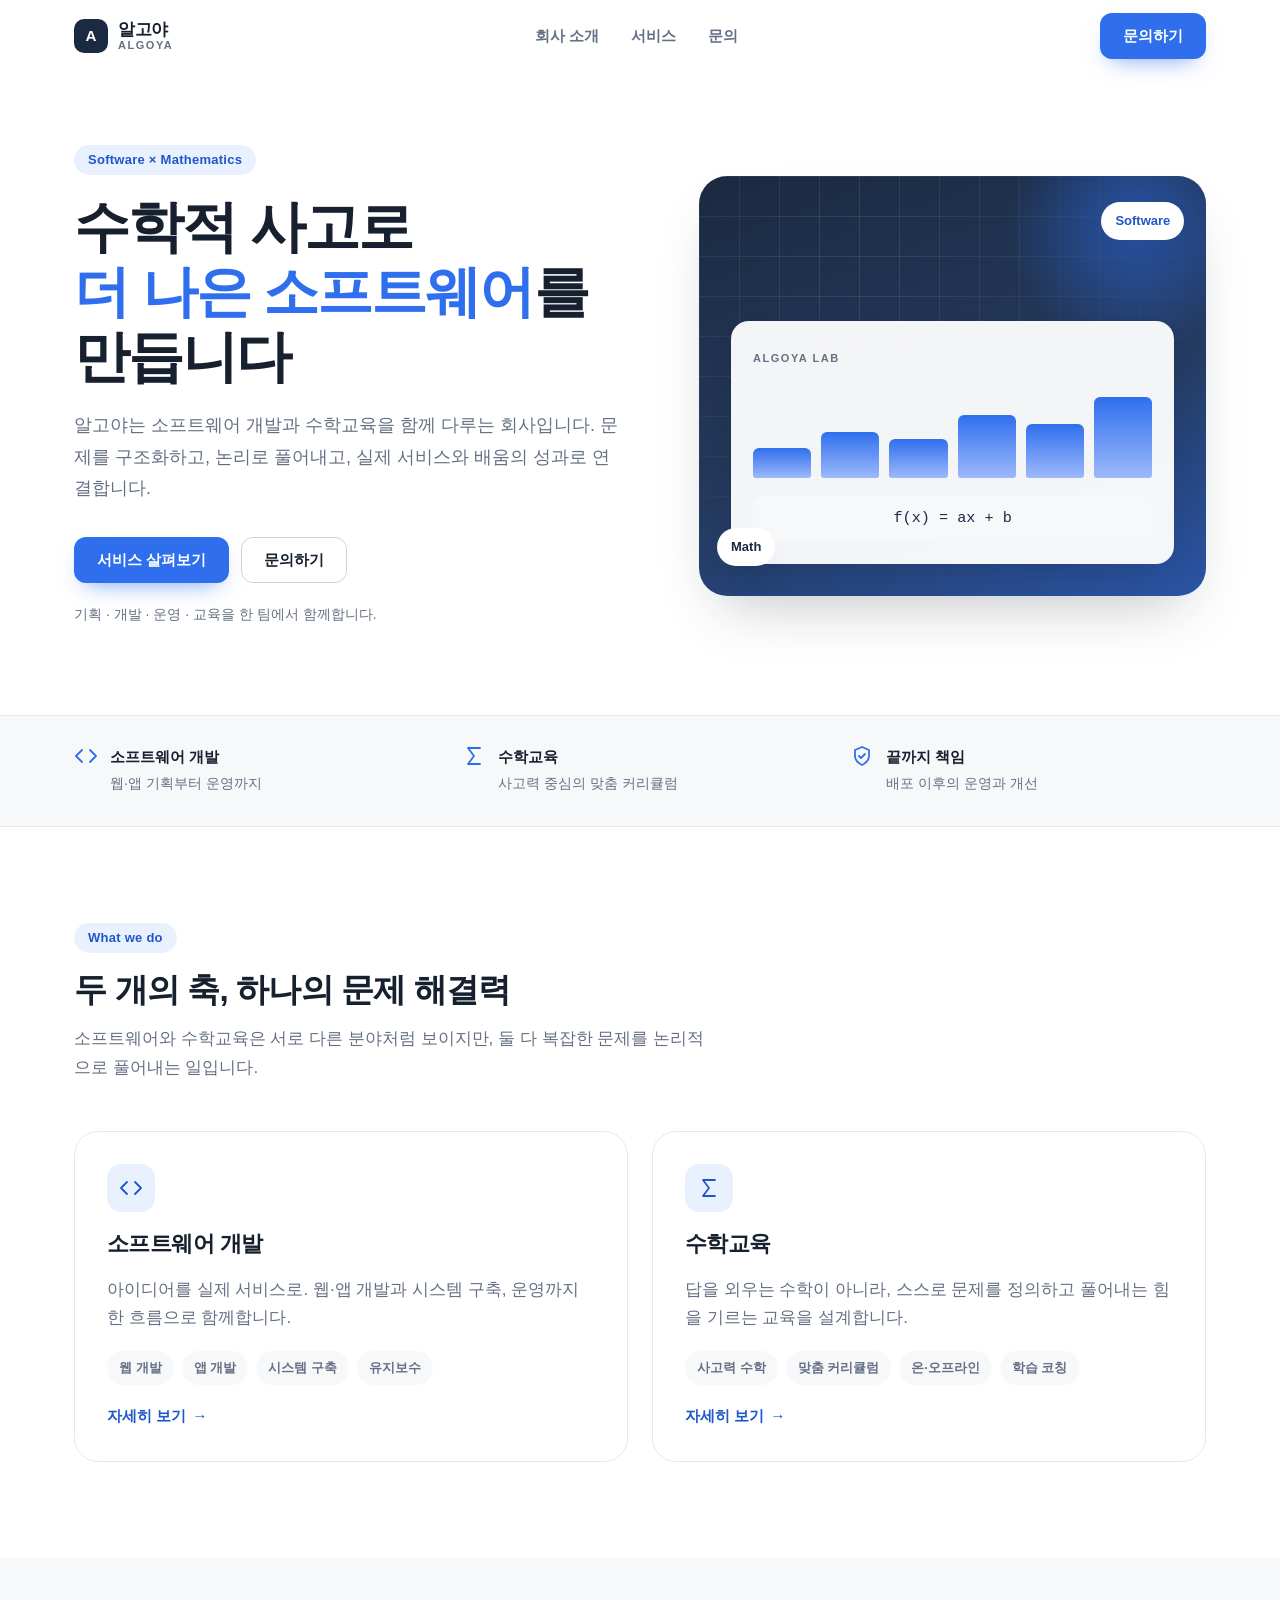
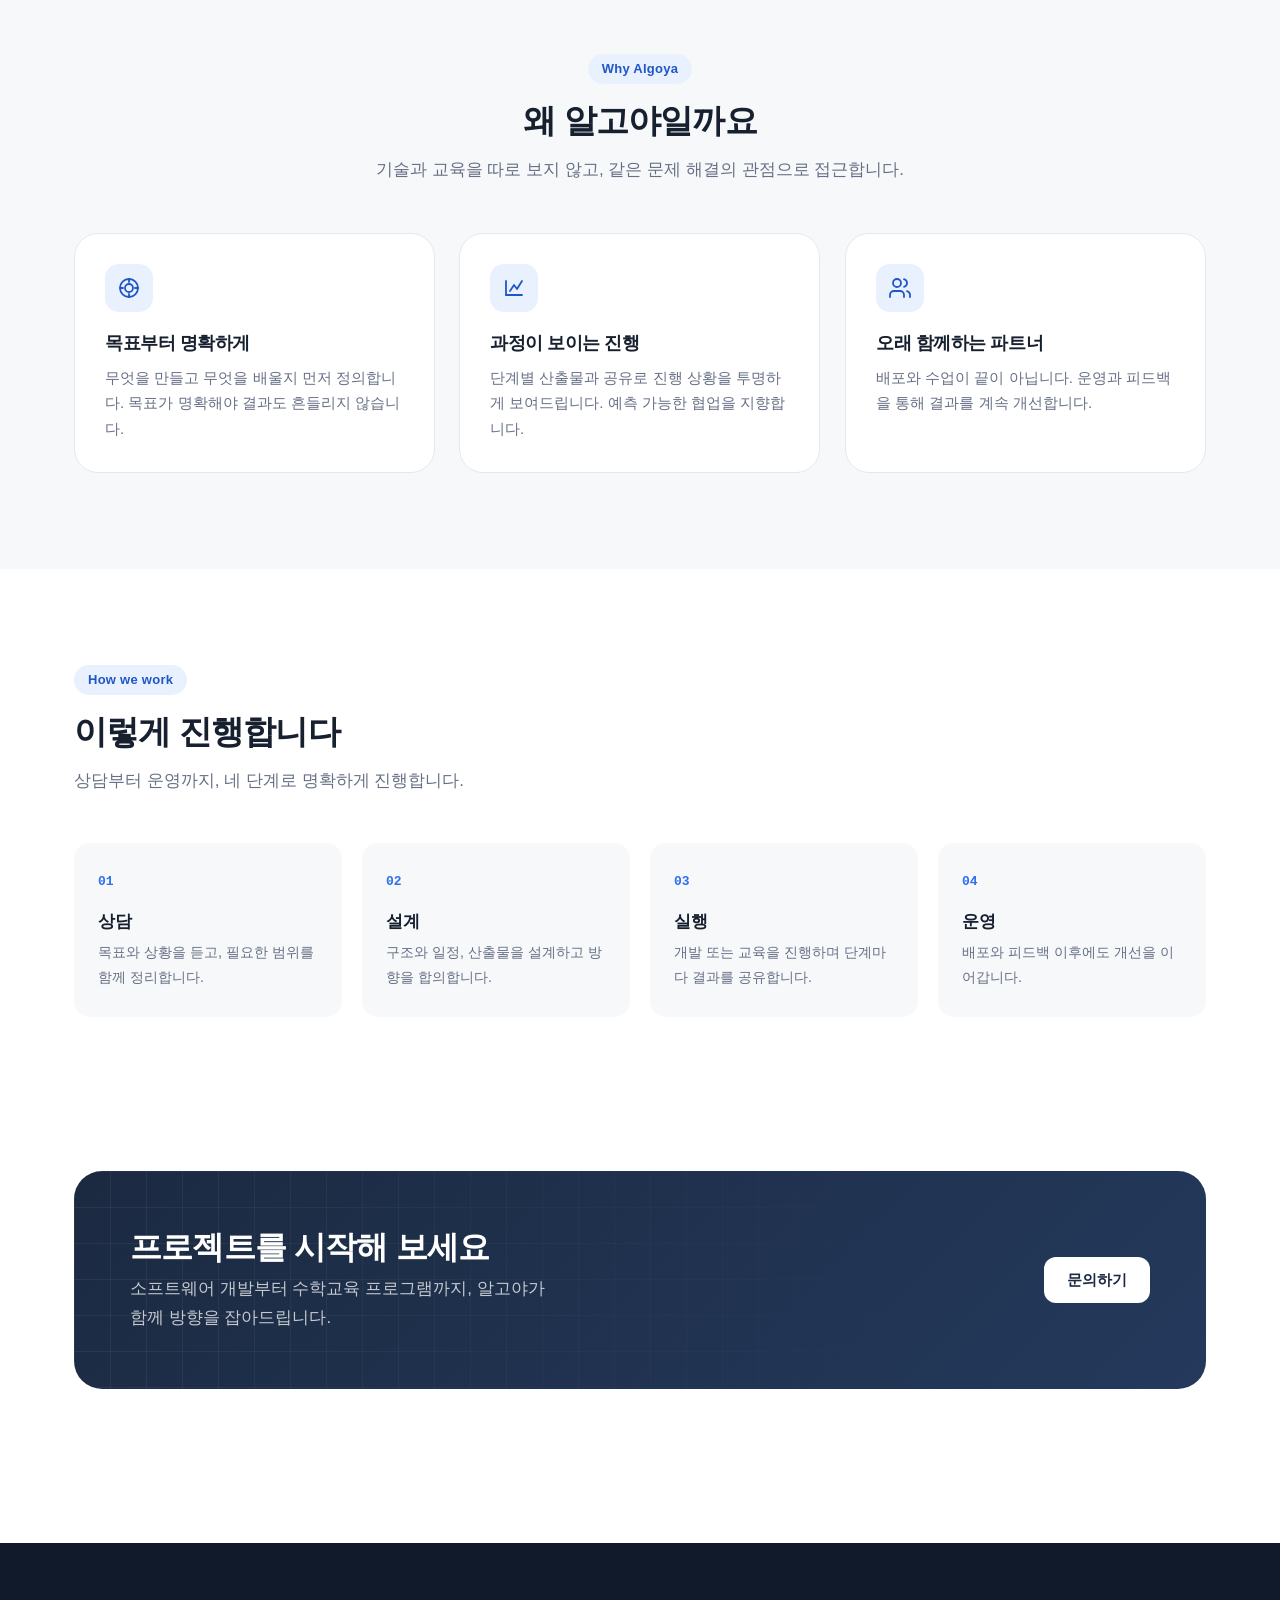
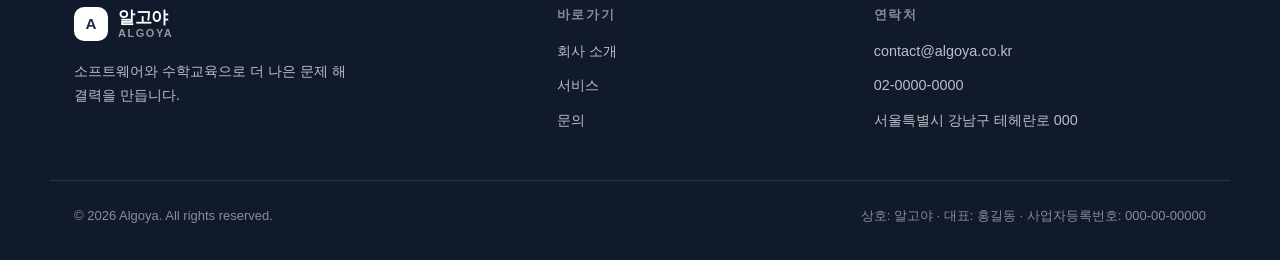
<file: index.html>
<!DOCTYPE html>
<html lang="ko">
<head>
  <meta charset="UTF-8">
  <meta name="viewport" content="width=device-width, initial-scale=1">
  <title>알고야 | 소프트웨어와 수학교육을 잇는 회사</title>
  <meta name="description" content="알고야는 소프트웨어 개발과 수학교육을 함께 다루는 회사입니다. 기획부터 개발·운영까지, 수학적 사고를 키우는 교육까지 제공합니다.">
  <meta name="theme-color" content="#1b2a41">
  <link rel="canonical" href="https://algoya.netlify.app/">
  <link rel="icon" href="assets/images/favicon.svg" type="image/svg+xml">

  <meta property="og:type" content="website">
  <meta property="og:site_name" content="알고야">
  <meta property="og:title" content="알고야 | 소프트웨어와 수학교육을 잇는 회사">
  <meta property="og:description" content="소프트웨어 개발과 수학교육을 함께 다루는 회사, 알고야. 문제를 구조화하고 논리로 풀어냅니다.">
  <meta property="og:url" content="https://algoya.netlify.app/">
  <meta property="og:image" content="https://algoya.netlify.app/assets/images/og-image.png">
  <meta name="twitter:card" content="summary_large_image">

  <link rel="stylesheet" href="assets/css/base.css">
  <link rel="stylesheet" href="assets/css/layout.css">
  <script>document.documentElement.classList.add("js");</script>
</head>
<body>
  <a class="skip-link" href="#main">본문으로 바로가기</a>

  <header class="site-header" data-header>
    <div class="container header-inner">
      <a class="brand" href="index.html" aria-label="알고야 홈">
        <span class="brand-mark" aria-hidden="true">A</span>
        <span class="brand-text">
          <span class="brand-name">알고야</span>
          <span class="brand-sub">Algoya</span>
        </span>
      </a>

      <nav class="nav" id="site-nav" data-nav aria-label="주요 메뉴">
        <ul>
          <li><a href="about.html">회사 소개</a></li>
          <li><a href="services.html">서비스</a></li>
          <li><a href="contact.html">문의</a></li>
          <li class="nav-cta"><a class="btn btn--primary" href="contact.html">프로젝트 문의</a></li>
        </ul>
      </nav>

      <div class="header-actions">
        <a class="btn btn--primary header-cta" href="contact.html">문의하기</a>
        <button class="nav-toggle" type="button" data-nav-toggle aria-expanded="false"
          aria-controls="site-nav" aria-label="메뉴 열기">
          <span class="nav-toggle-lines" aria-hidden="true"></span>
        </button>
      </div>
    </div>
  </header>

  <main id="main">
    <!-- Hero -->
    <section class="hero">
      <div class="container hero-inner">
        <div class="hero-copy reveal">
          <span class="eyebrow">Software × Mathematics</span>
          <h1>수학적 사고로<br><span class="text-accent">더 나은 소프트웨어</span>를 만듭니다</h1>
          <p class="lead">알고야는 소프트웨어 개발과 수학교육을 함께 다루는 회사입니다. 문제를 구조화하고, 논리로 풀어내고, 실제 서비스와 배움의 성과로 연결합니다.</p>
          <div class="hero-actions">
            <a class="btn btn--primary" href="services.html">서비스 살펴보기</a>
            <a class="btn btn--ghost" href="contact.html">문의하기</a>
          </div>
          <p class="hero-note">기획 · 개발 · 운영 · 교육을 한 팀에서 함께합니다.</p>
        </div>

        <div class="hero-visual reveal" aria-hidden="true">
          <span class="visual-chip visual-chip--one">Software</span>
          <span class="visual-chip visual-chip--two">Math</span>
          <div class="visual-card">
            <span class="visual-label">Algoya Lab</span>
            <div class="visual-bars">
              <span></span><span></span><span></span><span></span><span></span><span></span>
            </div>
            <div class="visual-formula">f(x) = ax + b</div>
          </div>
        </div>
      </div>
    </section>

    <!-- Trust strip -->
    <section class="trust-strip" aria-label="알고야의 핵심 역량">
      <div class="container">
        <ul class="trust-list">
          <li class="trust-item">
            <svg class="icon" viewBox="0 0 24 24" aria-hidden="true" focusable="false">
              <polyline points="16 18 22 12 16 6"></polyline>
              <polyline points="8 6 2 12 8 18"></polyline>
            </svg>
            <div>
              <strong>소프트웨어 개발</strong>
              <span>웹·앱 기획부터 운영까지</span>
            </div>
          </li>
          <li class="trust-item">
            <svg class="icon" viewBox="0 0 24 24" aria-hidden="true" focusable="false">
              <path d="M18 4H6l6 8-6 8h12"></path>
            </svg>
            <div>
              <strong>수학교육</strong>
              <span>사고력 중심의 맞춤 커리큘럼</span>
            </div>
          </li>
          <li class="trust-item">
            <svg class="icon" viewBox="0 0 24 24" aria-hidden="true" focusable="false">
              <path d="M12 3l7 3v6c0 4-3 7-7 9-4-2-7-5-7-9V6l7-3z"></path>
              <path d="M9 12l2 2 4-4"></path>
            </svg>
            <div>
              <strong>끝까지 책임</strong>
              <span>배포 이후의 운영과 개선</span>
            </div>
          </li>
        </ul>
      </div>
    </section>

    <!-- Services -->
    <section class="section">
      <div class="container">
        <div class="section-head reveal">
          <span class="eyebrow">What we do</span>
          <h2>두 개의 축, 하나의 문제 해결력</h2>
          <p>소프트웨어와 수학교육은 서로 다른 분야처럼 보이지만, 둘 다 복잡한 문제를 논리적으로 풀어내는 일입니다.</p>
        </div>

        <div class="card-grid">
          <article class="service-card reveal">
            <span class="service-icon">
              <svg class="icon" viewBox="0 0 24 24" aria-hidden="true" focusable="false">
                <polyline points="16 18 22 12 16 6"></polyline>
                <polyline points="8 6 2 12 8 18"></polyline>
              </svg>
            </span>
            <h3>소프트웨어 개발</h3>
            <p>아이디어를 실제 서비스로. 웹·앱 개발과 시스템 구축, 운영까지 한 흐름으로 함께합니다.</p>
            <ul class="tag-list">
              <li class="tag">웹 개발</li>
              <li class="tag">앱 개발</li>
              <li class="tag">시스템 구축</li>
              <li class="tag">유지보수</li>
            </ul>
            <a class="text-link" href="services.html#software">자세히 보기 <span aria-hidden="true">→</span></a>
          </article>

          <article class="service-card reveal">
            <span class="service-icon">
              <svg class="icon" viewBox="0 0 24 24" aria-hidden="true" focusable="false">
                <path d="M18 4H6l6 8-6 8h12"></path>
              </svg>
            </span>
            <h3>수학교육</h3>
            <p>답을 외우는 수학이 아니라, 스스로 문제를 정의하고 풀어내는 힘을 기르는 교육을 설계합니다.</p>
            <ul class="tag-list">
              <li class="tag">사고력 수학</li>
              <li class="tag">맞춤 커리큘럼</li>
              <li class="tag">온·오프라인</li>
              <li class="tag">학습 코칭</li>
            </ul>
            <a class="text-link" href="services.html#education">자세히 보기 <span aria-hidden="true">→</span></a>
          </article>
        </div>
      </div>
    </section>

    <!-- Why Algoya -->
    <section class="section section--surface">
      <div class="container">
        <div class="section-head section-head--center reveal">
          <span class="eyebrow">Why Algoya</span>
          <h2>왜 알고야일까요</h2>
          <p>기술과 교육을 따로 보지 않고, 같은 문제 해결의 관점으로 접근합니다.</p>
        </div>

        <div class="feature-grid">
          <article class="feature-card reveal">
            <span class="feature-icon">
              <svg class="icon" viewBox="0 0 24 24" aria-hidden="true" focusable="false">
                <circle cx="12" cy="12" r="9"></circle>
                <circle cx="12" cy="12" r="4"></circle>
                <path d="M12 3v3M12 18v3M3 12h3M18 12h3"></path>
              </svg>
            </span>
            <h3>목표부터 명확하게</h3>
            <p>무엇을 만들고 무엇을 배울지 먼저 정의합니다. 목표가 명확해야 결과도 흔들리지 않습니다.</p>
          </article>

          <article class="feature-card reveal">
            <span class="feature-icon">
              <svg class="icon" viewBox="0 0 24 24" aria-hidden="true" focusable="false">
                <path d="M4 19V5"></path>
                <path d="M4 19h16"></path>
                <path d="M8 15l4-6 3 4 5-8"></path>
              </svg>
            </span>
            <h3>과정이 보이는 진행</h3>
            <p>단계별 산출물과 공유로 진행 상황을 투명하게 보여드립니다. 예측 가능한 협업을 지향합니다.</p>
          </article>

          <article class="feature-card reveal">
            <span class="feature-icon">
              <svg class="icon" viewBox="0 0 24 24" aria-hidden="true" focusable="false">
                <path d="M16 21v-2a4 4 0 0 0-4-4H6a4 4 0 0 0-4 4v2"></path>
                <circle cx="9" cy="7" r="4"></circle>
                <path d="M22 21v-2a4 4 0 0 0-3-3.87"></path>
                <path d="M16 3.13a4 4 0 0 1 0 7.75"></path>
              </svg>
            </span>
            <h3>오래 함께하는 파트너</h3>
            <p>배포와 수업이 끝이 아닙니다. 운영과 피드백을 통해 결과를 계속 개선합니다.</p>
          </article>
        </div>
      </div>
    </section>

    <!-- Process -->
    <section class="section">
      <div class="container">
        <div class="section-head reveal">
          <span class="eyebrow">How we work</span>
          <h2>이렇게 진행합니다</h2>
          <p>상담부터 운영까지, 네 단계로 명확하게 진행합니다.</p>
        </div>

        <ol class="process">
          <li class="process-step reveal">
            <h3>상담</h3>
            <p>목표와 상황을 듣고, 필요한 범위를 함께 정리합니다.</p>
          </li>
          <li class="process-step reveal">
            <h3>설계</h3>
            <p>구조와 일정, 산출물을 설계하고 방향을 합의합니다.</p>
          </li>
          <li class="process-step reveal">
            <h3>실행</h3>
            <p>개발 또는 교육을 진행하며 단계마다 결과를 공유합니다.</p>
          </li>
          <li class="process-step reveal">
            <h3>운영</h3>
            <p>배포와 피드백 이후에도 개선을 이어갑니다.</p>
          </li>
        </ol>
      </div>
    </section>

    <!-- CTA -->
    <section class="section section--tight">
      <div class="container">
        <div class="cta-panel reveal">
          <div>
            <h2>프로젝트를 시작해 보세요</h2>
            <p>소프트웨어 개발부터 수학교육 프로그램까지, 알고야가 함께 방향을 잡아드립니다.</p>
          </div>
          <a class="btn btn--inverse" href="contact.html">문의하기</a>
        </div>
      </div>
    </section>
  </main>

  <footer class="site-footer">
    <div class="container footer-grid">
      <div class="footer-brand">
        <a class="brand" href="index.html" aria-label="알고야 홈">
          <span class="brand-mark" aria-hidden="true">A</span>
          <span class="brand-text">
            <span class="brand-name">알고야</span>
            <span class="brand-sub">Algoya</span>
          </span>
        </a>
        <p>소프트웨어와 수학교육으로 더 나은 문제 해결력을 만듭니다.</p>
      </div>

      <nav class="footer-col" aria-label="바로가기">
        <h2 class="footer-title">바로가기</h2>
        <ul>
          <li><a href="about.html">회사 소개</a></li>
          <li><a href="services.html">서비스</a></li>
          <li><a href="contact.html">문의</a></li>
        </ul>
      </nav>

      <div class="footer-col">
        <h2 class="footer-title">연락처</h2>
        <ul>
          <li><a href="mailto:contact@algoya.co.kr">contact@algoya.co.kr</a></li>
          <li><a href="tel:+820200000000">02-0000-0000</a></li>
          <li>서울특별시 강남구 테헤란로 000</li>
        </ul>
      </div>
    </div>

    <div class="container footer-bottom">
      <p>© <span data-year>2026</span> Algoya. All rights reserved.</p>
      <!-- TODO: 실제 회사 정보로 교체 -->
      <p>상호: 알고야 · 대표: 홍길동 · 사업자등록번호: 000-00-00000</p>
    </div>
  </footer>

  <script src="assets/js/main.js" defer></script>
</body>
</html>
</file>
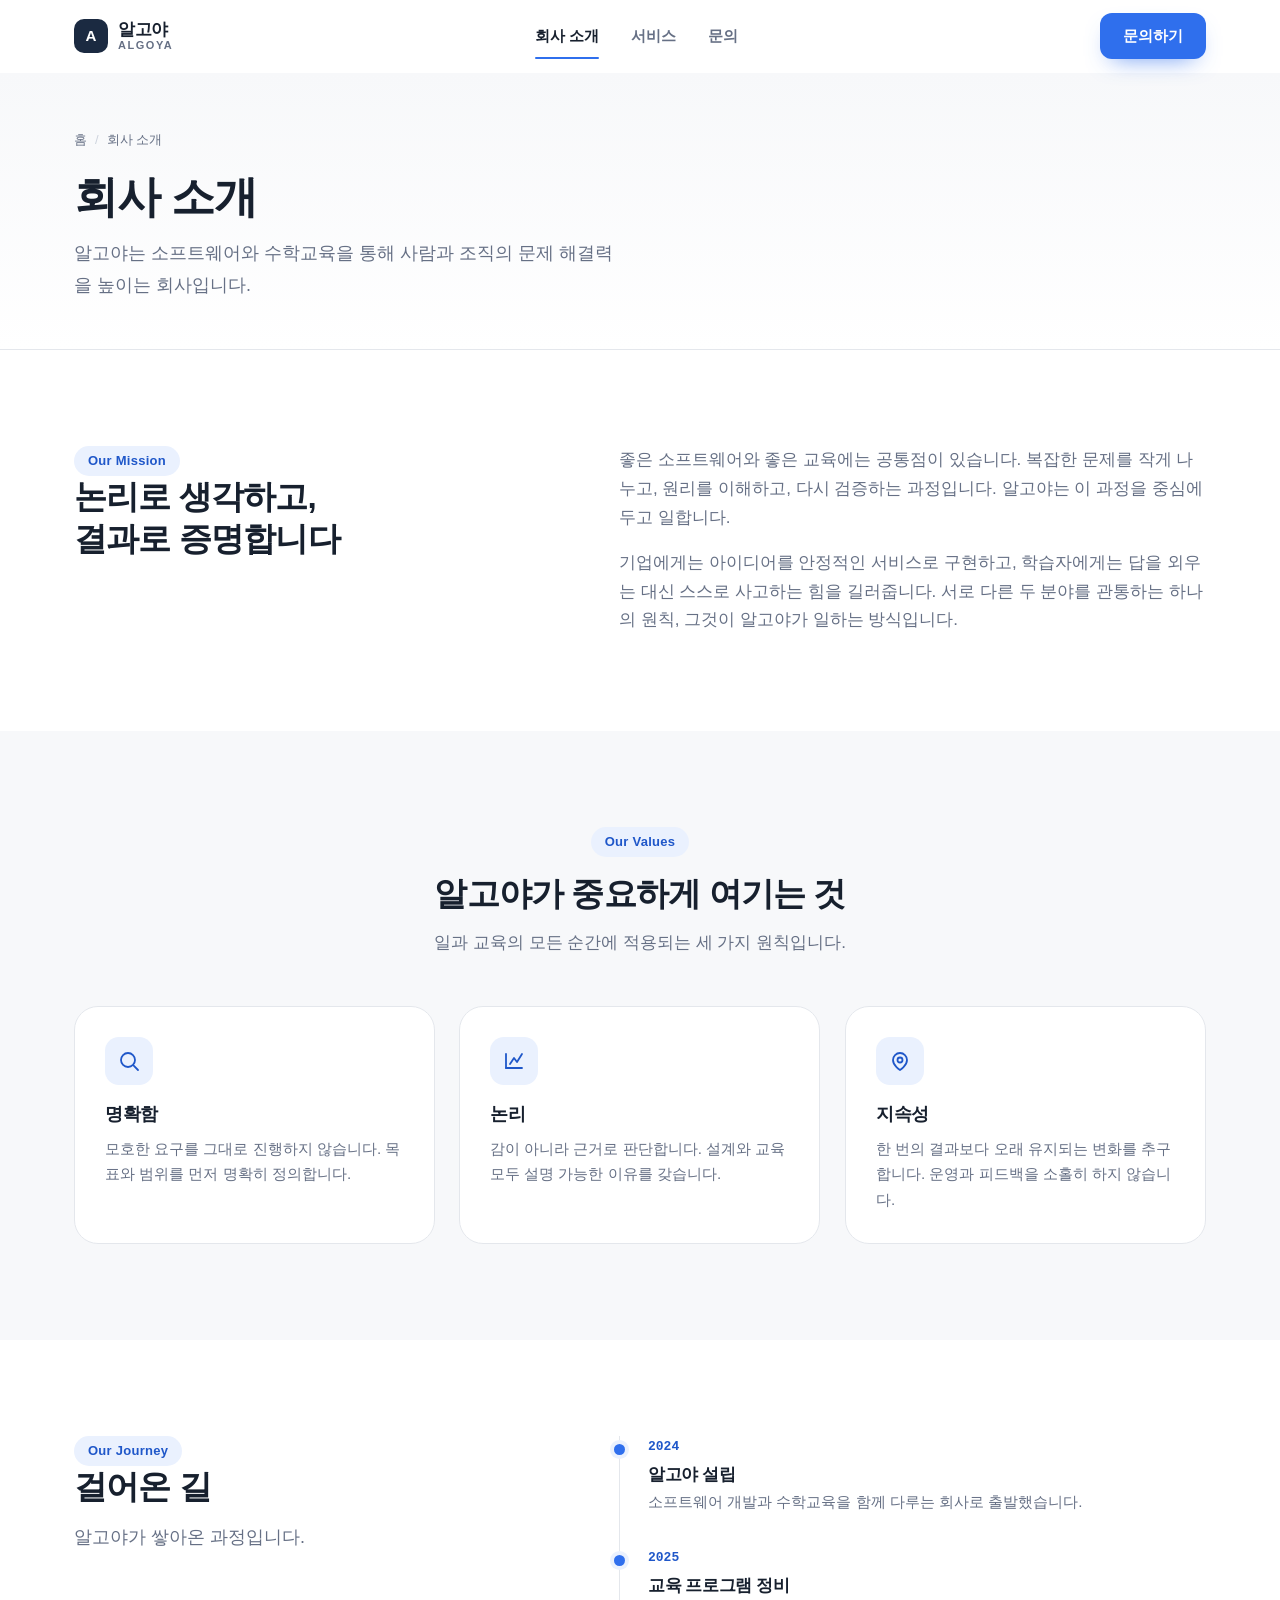
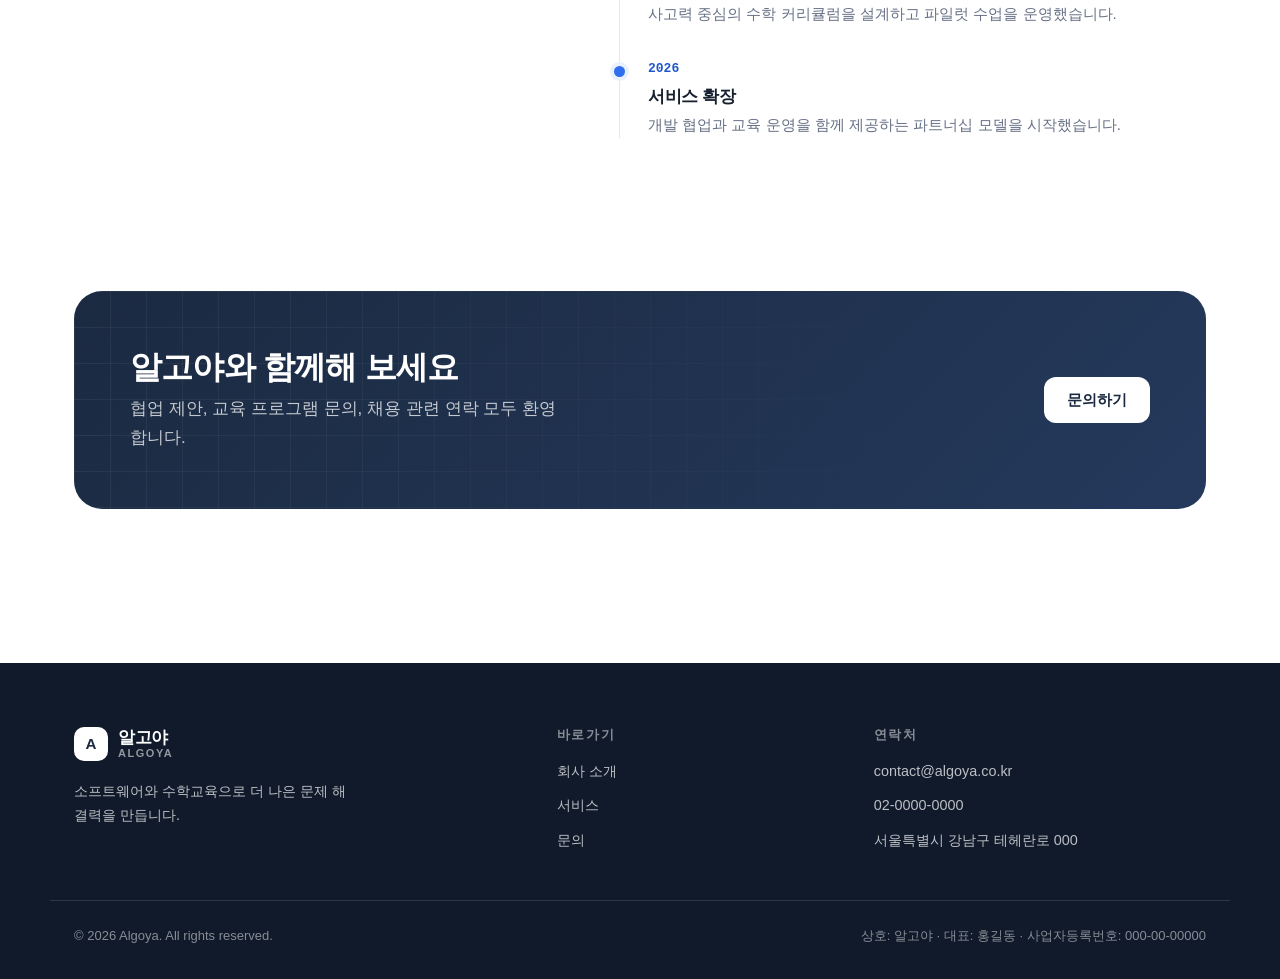
<file: about.html>
<!DOCTYPE html>
<html lang="ko">
<head>
  <meta charset="UTF-8">
  <meta name="viewport" content="width=device-width, initial-scale=1">
  <title>회사 소개 | 알고야</title>
  <meta name="description" content="소프트웨어와 수학교육을 잇는 회사 알고야를 소개합니다. 우리의 미션, 가치, 그리고 걸어온 길을 확인하세요.">
  <meta name="theme-color" content="#1b2a41">
  <link rel="canonical" href="https://algoya.netlify.app/about.html">
  <link rel="icon" href="assets/images/favicon.svg" type="image/svg+xml">

  <meta property="og:type" content="website">
  <meta property="og:site_name" content="알고야">
  <meta property="og:title" content="회사 소개 | 알고야">
  <meta property="og:description" content="소프트웨어와 수학교육을 잇는 회사, 알고야의 미션과 가치를 소개합니다.">
  <meta property="og:url" content="https://algoya.netlify.app/about.html">
  <meta property="og:image" content="https://algoya.netlify.app/assets/images/og-image.png">
  <meta name="twitter:card" content="summary_large_image">

  <link rel="stylesheet" href="assets/css/base.css">
  <link rel="stylesheet" href="assets/css/layout.css">
  <script>document.documentElement.classList.add("js");</script>
</head>
<body>
  <a class="skip-link" href="#main">본문으로 바로가기</a>

  <header class="site-header" data-header>
    <div class="container header-inner">
      <a class="brand" href="index.html" aria-label="알고야 홈">
        <span class="brand-mark" aria-hidden="true">A</span>
        <span class="brand-text">
          <span class="brand-name">알고야</span>
          <span class="brand-sub">Algoya</span>
        </span>
      </a>

      <nav class="nav" id="site-nav" data-nav aria-label="주요 메뉴">
        <ul>
          <li><a href="about.html">회사 소개</a></li>
          <li><a href="services.html">서비스</a></li>
          <li><a href="contact.html">문의</a></li>
          <li class="nav-cta"><a class="btn btn--primary" href="contact.html">프로젝트 문의</a></li>
        </ul>
      </nav>

      <div class="header-actions">
        <a class="btn btn--primary header-cta" href="contact.html">문의하기</a>
        <button class="nav-toggle" type="button" data-nav-toggle aria-expanded="false"
          aria-controls="site-nav" aria-label="메뉴 열기">
          <span class="nav-toggle-lines" aria-hidden="true"></span>
        </button>
      </div>
    </div>
  </header>

  <main id="main">
    <section class="page-hero">
      <div class="container">
        <nav class="breadcrumb" aria-label="현재 위치">
          <ol>
            <li><a href="index.html">홈</a></li>
            <li aria-current="page">회사 소개</li>
          </ol>
        </nav>
        <h1>회사 소개</h1>
        <p class="lead">알고야는 소프트웨어와 수학교육을 통해 사람과 조직의 문제 해결력을 높이는 회사입니다.</p>
      </div>
    </section>

    <!-- Mission -->
    <section class="section">
      <div class="container split">
        <div class="reveal">
          <span class="eyebrow">Our Mission</span>
          <h2>논리로 생각하고,<br>결과로 증명합니다</h2>
        </div>
        <div class="split-body reveal">
          <p>좋은 소프트웨어와 좋은 교육에는 공통점이 있습니다. 복잡한 문제를 작게 나누고, 원리를 이해하고, 다시 검증하는 과정입니다. 알고야는 이 과정을 중심에 두고 일합니다.</p>
          <p>기업에게는 아이디어를 안정적인 서비스로 구현하고, 학습자에게는 답을 외우는 대신 스스로 사고하는 힘을 길러줍니다. 서로 다른 두 분야를 관통하는 하나의 원칙, 그것이 알고야가 일하는 방식입니다.</p>
        </div>
      </div>
    </section>

    <!-- Values -->
    <section class="section section--surface">
      <div class="container">
        <div class="section-head section-head--center reveal">
          <span class="eyebrow">Our Values</span>
          <h2>알고야가 중요하게 여기는 것</h2>
          <p>일과 교육의 모든 순간에 적용되는 세 가지 원칙입니다.</p>
        </div>

        <div class="value-grid">
          <article class="value-card reveal">
            <span class="feature-icon">
              <svg class="icon" viewBox="0 0 24 24" aria-hidden="true" focusable="false">
                <circle cx="11" cy="11" r="7"></circle>
                <path d="M21 21l-4.3-4.3"></path>
              </svg>
            </span>
            <h3>명확함</h3>
            <p>모호한 요구를 그대로 진행하지 않습니다. 목표와 범위를 먼저 명확히 정의합니다.</p>
          </article>

          <article class="value-card reveal">
            <span class="feature-icon">
              <svg class="icon" viewBox="0 0 24 24" aria-hidden="true" focusable="false">
                <path d="M4 19V5"></path>
                <path d="M4 19h16"></path>
                <path d="M8 15l4-6 3 4 5-8"></path>
              </svg>
            </span>
            <h3>논리</h3>
            <p>감이 아니라 근거로 판단합니다. 설계와 교육 모두 설명 가능한 이유를 갖습니다.</p>
          </article>

          <article class="value-card reveal">
            <span class="feature-icon">
              <svg class="icon" viewBox="0 0 24 24" aria-hidden="true" focusable="false">
                <path d="M12 21s-7-4.35-7-10a7 7 0 0 1 14 0c0 5.65-7 10-7 10z"></path>
                <circle cx="12" cy="11" r="2.5"></circle>
              </svg>
            </span>
            <h3>지속성</h3>
            <p>한 번의 결과보다 오래 유지되는 변화를 추구합니다. 운영과 피드백을 소홀히 하지 않습니다.</p>
          </article>
        </div>
      </div>
    </section>

    <!-- Timeline -->
    <section class="section">
      <div class="container split">
        <div class="reveal">
          <span class="eyebrow">Our Journey</span>
          <h2>걸어온 길</h2>
          <p class="lead">알고야가 쌓아온 과정입니다.</p>
        </div>
        <div class="reveal">
          <ol class="timeline">
            <li class="timeline-item">
              <span class="timeline-year">2024</span>
              <h3>알고야 설립</h3>
              <p>소프트웨어 개발과 수학교육을 함께 다루는 회사로 출발했습니다.</p>
            </li>
            <li class="timeline-item">
              <span class="timeline-year">2025</span>
              <h3>교육 프로그램 정비</h3>
              <p>사고력 중심의 수학 커리큘럼을 설계하고 파일럿 수업을 운영했습니다.</p>
            </li>
            <li class="timeline-item">
              <span class="timeline-year">2026</span>
              <h3>서비스 확장</h3>
              <p>개발 협업과 교육 운영을 함께 제공하는 파트너십 모델을 시작했습니다.</p>
            </li>
          </ol>
        </div>
      </div>
    </section>

    <!-- CTA -->
    <section class="section section--tight">
      <div class="container">
        <div class="cta-panel reveal">
          <div>
            <h2>알고야와 함께해 보세요</h2>
            <p>협업 제안, 교육 프로그램 문의, 채용 관련 연락 모두 환영합니다.</p>
          </div>
          <a class="btn btn--inverse" href="contact.html">문의하기</a>
        </div>
      </div>
    </section>
  </main>

  <footer class="site-footer">
    <div class="container footer-grid">
      <div class="footer-brand">
        <a class="brand" href="index.html" aria-label="알고야 홈">
          <span class="brand-mark" aria-hidden="true">A</span>
          <span class="brand-text">
            <span class="brand-name">알고야</span>
            <span class="brand-sub">Algoya</span>
          </span>
        </a>
        <p>소프트웨어와 수학교육으로 더 나은 문제 해결력을 만듭니다.</p>
      </div>

      <nav class="footer-col" aria-label="바로가기">
        <h2 class="footer-title">바로가기</h2>
        <ul>
          <li><a href="about.html">회사 소개</a></li>
          <li><a href="services.html">서비스</a></li>
          <li><a href="contact.html">문의</a></li>
        </ul>
      </nav>

      <div class="footer-col">
        <h2 class="footer-title">연락처</h2>
        <ul>
          <li><a href="mailto:contact@algoya.co.kr">contact@algoya.co.kr</a></li>
          <li><a href="tel:+820200000000">02-0000-0000</a></li>
          <li>서울특별시 강남구 테헤란로 000</li>
        </ul>
      </div>
    </div>

    <div class="container footer-bottom">
      <p>© <span data-year>2026</span> Algoya. All rights reserved.</p>
      <p>상호: 알고야 · 대표: 홍길동 · 사업자등록번호: 000-00-00000</p>
    </div>
  </footer>

  <script src="assets/js/main.js" defer></script>
</body>
</html>
</file>
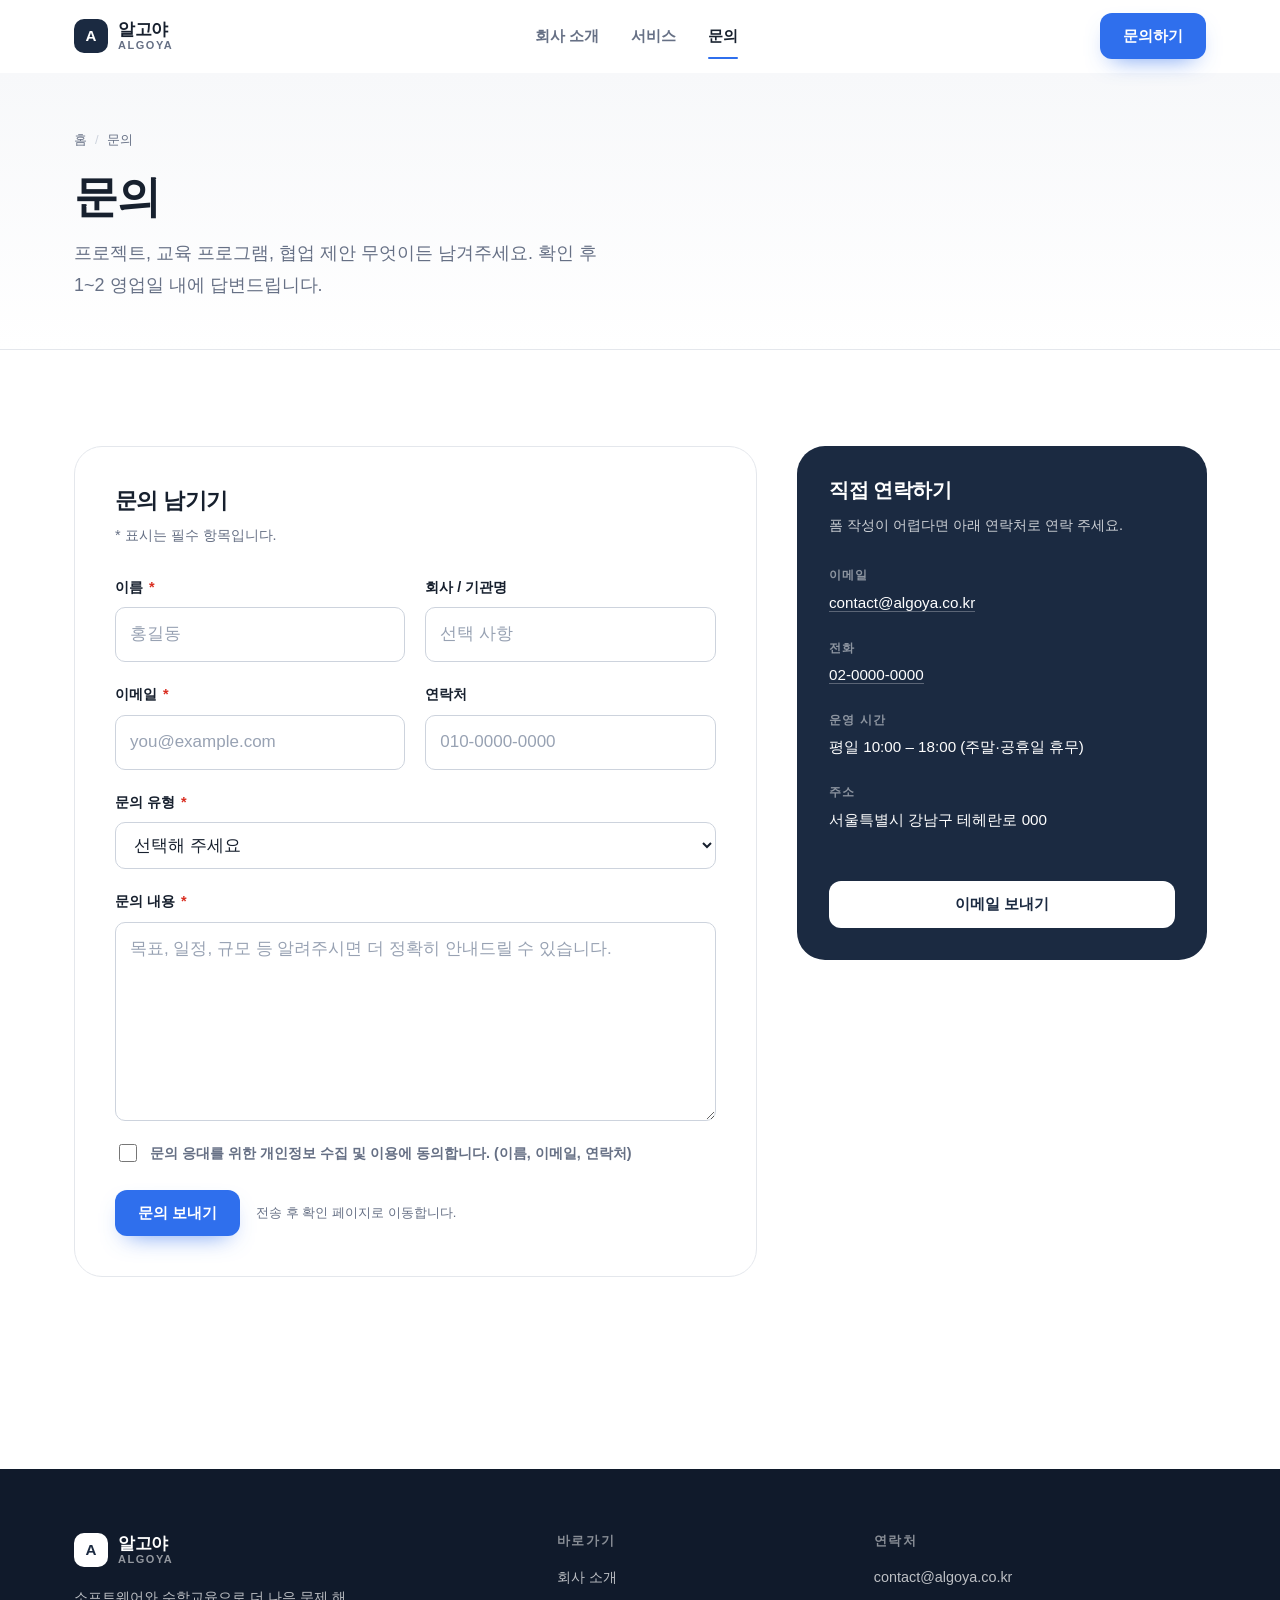
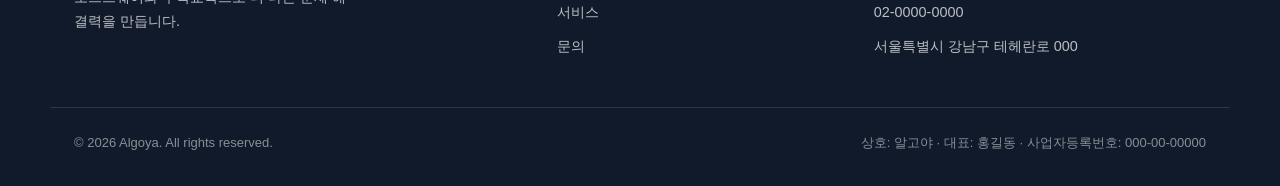
<file: contact.html>
<!DOCTYPE html>
<html lang="ko">
<head>
  <meta charset="UTF-8">
  <meta name="viewport" content="width=device-width, initial-scale=1">
  <title>문의 | 알고야</title>
  <meta name="description" content="소프트웨어 개발, 수학교육, 협업 제안 등 알고야에 문의하세요. 남겨주신 내용을 확인 후 빠르게 답변드립니다.">
  <meta name="theme-color" content="#1b2a41">
  <link rel="canonical" href="https://algoya.netlify.app/contact.html">
  <link rel="icon" href="assets/images/favicon.svg" type="image/svg+xml">

  <meta property="og:type" content="website">
  <meta property="og:site_name" content="알고야">
  <meta property="og:title" content="문의 | 알고야">
  <meta property="og:description" content="소프트웨어 개발과 수학교육에 대해 알고야에 문의하세요.">
  <meta property="og:url" content="https://algoya.netlify.app/contact.html">
  <meta property="og:image" content="https://algoya.netlify.app/assets/images/og-image.png">
  <meta name="twitter:card" content="summary_large_image">

  <link rel="stylesheet" href="assets/css/base.css">
  <link rel="stylesheet" href="assets/css/layout.css">
  <script>document.documentElement.classList.add("js");</script>
</head>
<body>
  <a class="skip-link" href="#main">본문으로 바로가기</a>

  <header class="site-header" data-header>
    <div class="container header-inner">
      <a class="brand" href="index.html" aria-label="알고야 홈">
        <span class="brand-mark" aria-hidden="true">A</span>
        <span class="brand-text">
          <span class="brand-name">알고야</span>
          <span class="brand-sub">Algoya</span>
        </span>
      </a>

      <nav class="nav" id="site-nav" data-nav aria-label="주요 메뉴">
        <ul>
          <li><a href="about.html">회사 소개</a></li>
          <li><a href="services.html">서비스</a></li>
          <li><a href="contact.html">문의</a></li>
          <li class="nav-cta"><a class="btn btn--primary" href="contact.html">프로젝트 문의</a></li>
        </ul>
      </nav>

      <div class="header-actions">
        <a class="btn btn--primary header-cta" href="contact.html">문의하기</a>
        <button class="nav-toggle" type="button" data-nav-toggle aria-expanded="false"
          aria-controls="site-nav" aria-label="메뉴 열기">
          <span class="nav-toggle-lines" aria-hidden="true"></span>
        </button>
      </div>
    </div>
  </header>

  <main id="main">
    <section class="page-hero">
      <div class="container">
        <nav class="breadcrumb" aria-label="현재 위치">
          <ol>
            <li><a href="index.html">홈</a></li>
            <li aria-current="page">문의</li>
          </ol>
        </nav>
        <h1>문의</h1>
        <p class="lead">프로젝트, 교육 프로그램, 협업 제안 무엇이든 남겨주세요. 확인 후 1~2 영업일 내에 답변드립니다.</p>
      </div>
    </section>

    <section class="section">
      <div class="container contact-layout">
        <div class="form-card reveal">
          <h2>문의 남기기</h2>
          <p><span class="required" aria-hidden="true">*</span> 표시는 필수 항목입니다.</p>

          <form class="contact-form" name="contact" method="POST" action="/thanks.html"
            data-netlify="true" netlify-honeypot="bot-field" data-contact-form>
            <input type="hidden" name="form-name" value="contact">

            <p class="hidden-honeypot" aria-hidden="true">
              <label>이 필드는 비워두세요. <input name="bot-field" tabindex="-1" autocomplete="off"></label>
            </p>

            <div class="form-grid">
              <div class="field">
                <label for="name">이름 <span class="required" aria-hidden="true">*</span></label>
                <input type="text" id="name" name="name" autocomplete="name" placeholder="홍길동" required>
              </div>

              <div class="field">
                <label for="organization">회사 / 기관명</label>
                <input type="text" id="organization" name="organization" autocomplete="organization"
                  placeholder="선택 사항">
              </div>

              <div class="field">
                <label for="email">이메일 <span class="required" aria-hidden="true">*</span></label>
                <input type="email" id="email" name="email" autocomplete="email"
                  placeholder="you@example.com" required>
              </div>

              <div class="field">
                <label for="phone">연락처</label>
                <input type="tel" id="phone" name="phone" autocomplete="tel"
                  placeholder="010-0000-0000">
              </div>

              <div class="field field--full">
                <label for="topic">문의 유형 <span class="required" aria-hidden="true">*</span></label>
                <select id="topic" name="topic" required>
                  <option value="">선택해 주세요</option>
                  <option value="software">소프트웨어 개발</option>
                  <option value="education">수학교육</option>
                  <option value="partnership">협업 / 제휴</option>
                  <option value="etc">기타</option>
                </select>
              </div>

              <div class="field field--full">
                <label for="message">문의 내용 <span class="required" aria-hidden="true">*</span></label>
                <textarea id="message" name="message" rows="6"
                  placeholder="목표, 일정, 규모 등 알려주시면 더 정확히 안내드릴 수 있습니다." required></textarea>
              </div>

              <div class="field field--full">
                <label class="checkbox">
                  <input type="checkbox" name="privacy" value="agreed" required>
                  <span>문의 응대를 위한 개인정보 수집 및 이용에 동의합니다. (이름, 이메일, 연락처)</span>
                </label>
              </div>
            </div>

            <div class="form-footer">
              <button class="btn btn--primary" type="submit">문의 보내기</button>
              <span class="form-note">전송 후 확인 페이지로 이동합니다.</span>
            </div>
          </form>
        </div>

        <aside class="contact-panel reveal" aria-label="연락처 정보">
          <h2>직접 연락하기</h2>
          <p>폼 작성이 어렵다면 아래 연락처로 연락 주세요.</p>

          <dl class="contact-list">
            <div>
              <dt>이메일</dt>
              <dd><a href="mailto:contact@algoya.co.kr">contact@algoya.co.kr</a></dd>
            </div>
            <div>
              <dt>전화</dt>
              <dd><a href="tel:+820200000000">02-0000-0000</a></dd>
            </div>
            <div>
              <dt>운영 시간</dt>
              <dd>평일 10:00 – 18:00 (주말·공휴일 휴무)</dd>
            </div>
            <div>
              <dt>주소</dt>
              <dd>서울특별시 강남구 테헤란로 000</dd>
            </div>
          </dl>

          <a class="btn btn--inverse btn--block" href="mailto:contact@algoya.co.kr">이메일 보내기</a>
        </aside>
      </div>
    </section>
  </main>

  <footer class="site-footer">
    <div class="container footer-grid">
      <div class="footer-brand">
        <a class="brand" href="index.html" aria-label="알고야 홈">
          <span class="brand-mark" aria-hidden="true">A</span>
          <span class="brand-text">
            <span class="brand-name">알고야</span>
            <span class="brand-sub">Algoya</span>
          </span>
        </a>
        <p>소프트웨어와 수학교육으로 더 나은 문제 해결력을 만듭니다.</p>
      </div>

      <nav class="footer-col" aria-label="바로가기">
        <h2 class="footer-title">바로가기</h2>
        <ul>
          <li><a href="about.html">회사 소개</a></li>
          <li><a href="services.html">서비스</a></li>
          <li><a href="contact.html">문의</a></li>
        </ul>
      </nav>

      <div class="footer-col">
        <h2 class="footer-title">연락처</h2>
        <ul>
          <li><a href="mailto:contact@algoya.co.kr">contact@algoya.co.kr</a></li>
          <li><a href="tel:+820200000000">02-0000-0000</a></li>
          <li>서울특별시 강남구 테헤란로 000</li>
        </ul>
      </div>
    </div>

    <div class="container footer-bottom">
      <p>© <span data-year>2026</span> Algoya. All rights reserved.</p>
      <p>상호: 알고야 · 대표: 홍길동 · 사업자등록번호: 000-00-00000</p>
    </div>
  </footer>

  <script src="assets/js/main.js" defer></script>
</body>
</html>
</file>
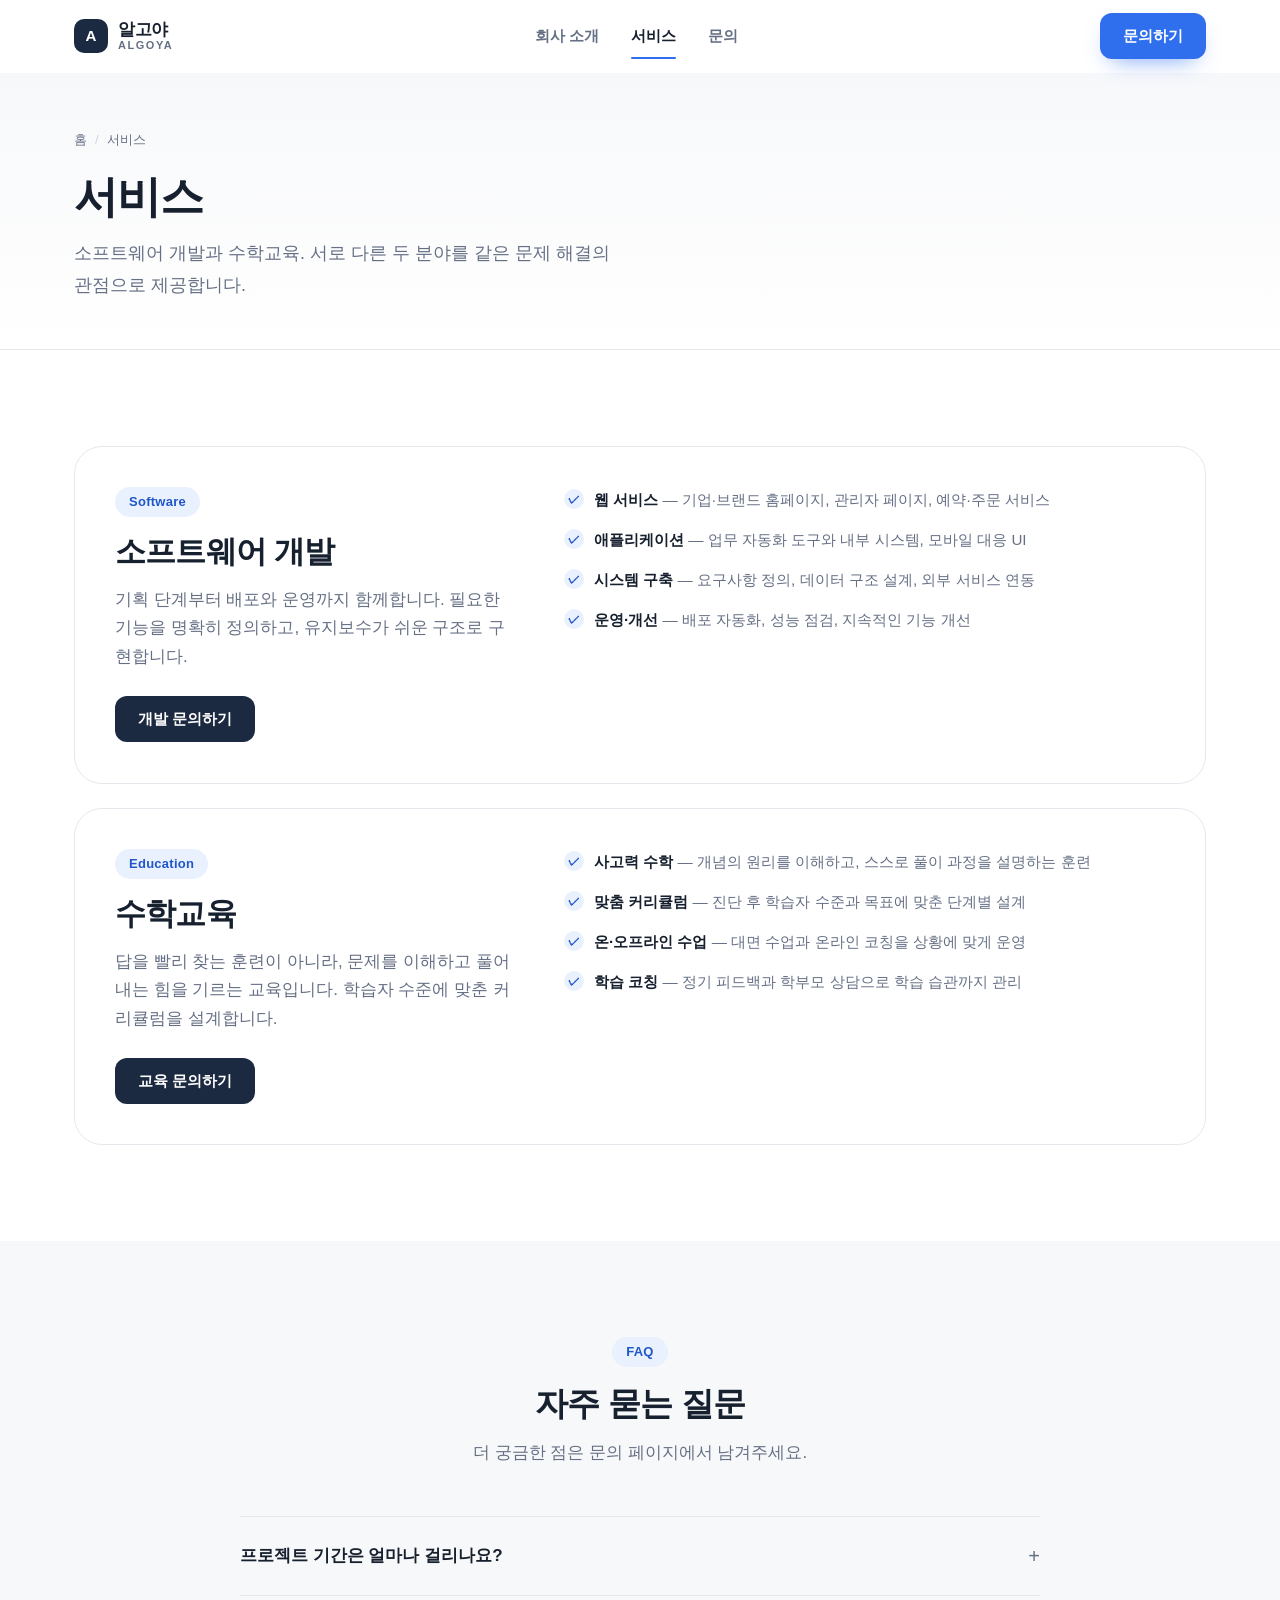
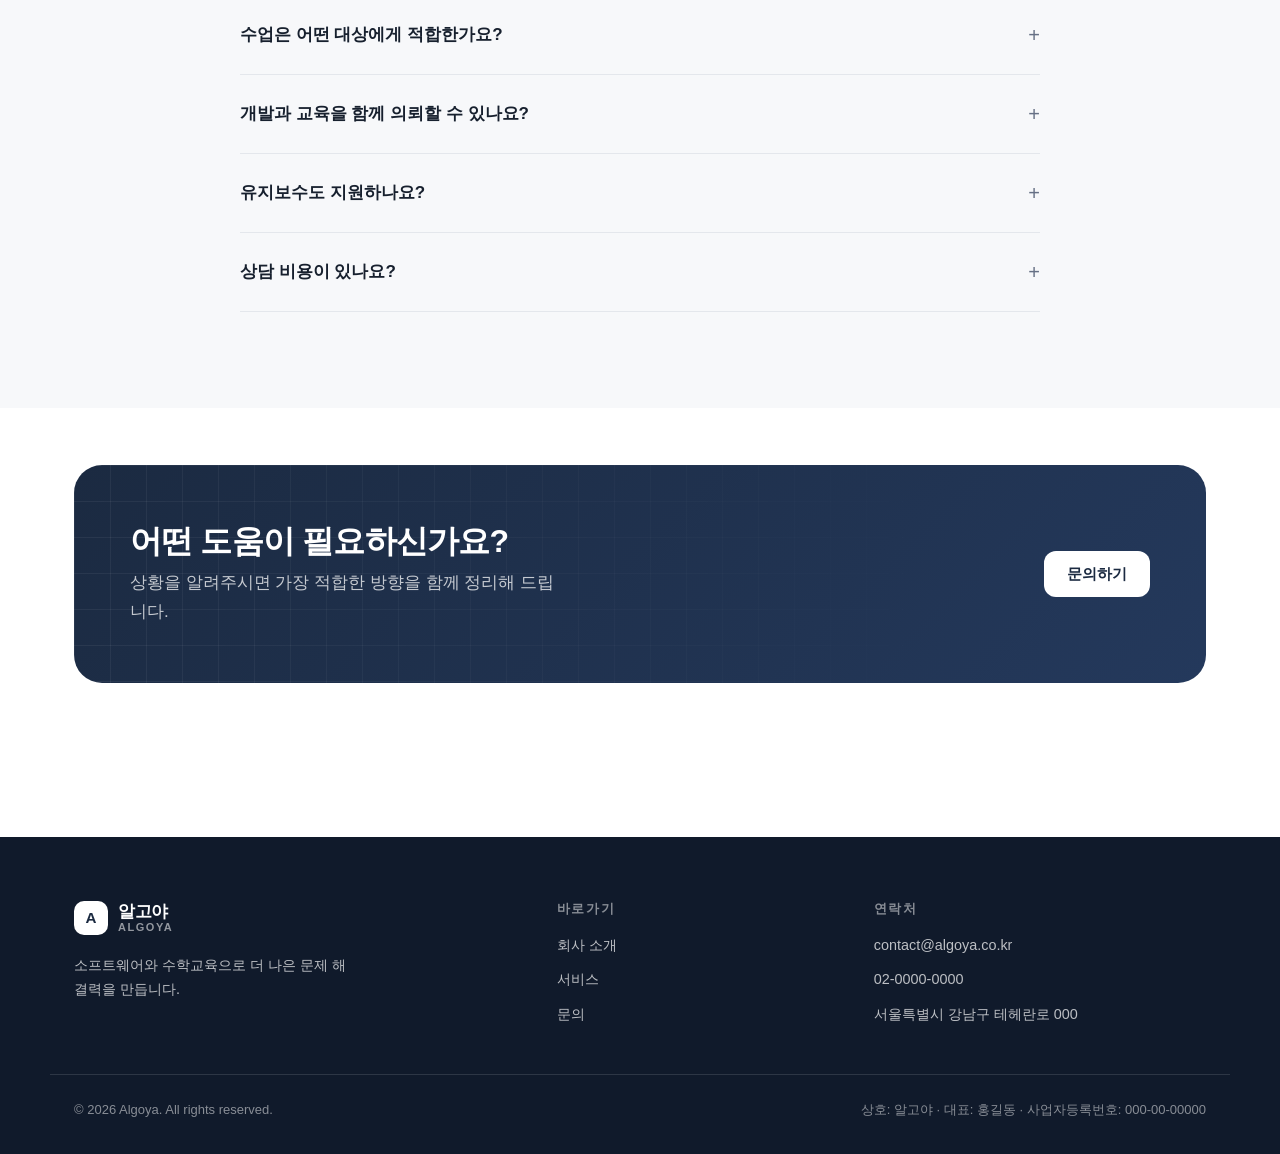
<file: services.html>
<!DOCTYPE html>
<html lang="ko">
<head>
  <meta charset="UTF-8">
  <meta name="viewport" content="width=device-width, initial-scale=1">
  <title>서비스 | 알고야</title>
  <meta name="description" content="알고야의 소프트웨어 개발과 수학교육 서비스를 소개합니다. 웹·앱 개발, 시스템 구축, 사고력 수학 커리큘럼까지.">
  <meta name="theme-color" content="#1b2a41">
  <link rel="canonical" href="https://algoya.netlify.app/services.html">
  <link rel="icon" href="assets/images/favicon.svg" type="image/svg+xml">

  <meta property="og:type" content="website">
  <meta property="og:site_name" content="알고야">
  <meta property="og:title" content="서비스 | 알고야">
  <meta property="og:description" content="소프트웨어 개발과 수학교육, 알고야가 제공하는 두 가지 서비스를 확인하세요.">
  <meta property="og:url" content="https://algoya.netlify.app/services.html">
  <meta property="og:image" content="https://algoya.netlify.app/assets/images/og-image.png">
  <meta name="twitter:card" content="summary_large_image">

  <link rel="stylesheet" href="assets/css/base.css">
  <link rel="stylesheet" href="assets/css/layout.css">
  <script>document.documentElement.classList.add("js");</script>
</head>
<body>
  <a class="skip-link" href="#main">본문으로 바로가기</a>

  <header class="site-header" data-header>
    <div class="container header-inner">
      <a class="brand" href="index.html" aria-label="알고야 홈">
        <span class="brand-mark" aria-hidden="true">A</span>
        <span class="brand-text">
          <span class="brand-name">알고야</span>
          <span class="brand-sub">Algoya</span>
        </span>
      </a>

      <nav class="nav" id="site-nav" data-nav aria-label="주요 메뉴">
        <ul>
          <li><a href="about.html">회사 소개</a></li>
          <li><a href="services.html">서비스</a></li>
          <li><a href="contact.html">문의</a></li>
          <li class="nav-cta"><a class="btn btn--primary" href="contact.html">프로젝트 문의</a></li>
        </ul>
      </nav>

      <div class="header-actions">
        <a class="btn btn--primary header-cta" href="contact.html">문의하기</a>
        <button class="nav-toggle" type="button" data-nav-toggle aria-expanded="false"
          aria-controls="site-nav" aria-label="메뉴 열기">
          <span class="nav-toggle-lines" aria-hidden="true"></span>
        </button>
      </div>
    </div>
  </header>

  <main id="main">
    <section class="page-hero">
      <div class="container">
        <nav class="breadcrumb" aria-label="현재 위치">
          <ol>
            <li><a href="index.html">홈</a></li>
            <li aria-current="page">서비스</li>
          </ol>
        </nav>
        <h1>서비스</h1>
        <p class="lead">소프트웨어 개발과 수학교육. 서로 다른 두 분야를 같은 문제 해결의 관점으로 제공합니다.</p>
      </div>
    </section>

    <section class="section">
      <div class="container">
        <!-- Software -->
        <div class="track" id="software">
          <div class="reveal">
            <span class="eyebrow">Software</span>
            <h2>소프트웨어 개발</h2>
            <p>기획 단계부터 배포와 운영까지 함께합니다. 필요한 기능을 명확히 정의하고, 유지보수가 쉬운 구조로 구현합니다.</p>
            <a class="btn btn--dark" href="contact.html">개발 문의하기</a>
          </div>
          <div class="reveal">
            <ul class="check-list">
              <li><strong>웹 서비스</strong> — 기업·브랜드 홈페이지, 관리자 페이지, 예약·주문 서비스</li>
              <li><strong>애플리케이션</strong> — 업무 자동화 도구와 내부 시스템, 모바일 대응 UI</li>
              <li><strong>시스템 구축</strong> — 요구사항 정의, 데이터 구조 설계, 외부 서비스 연동</li>
              <li><strong>운영·개선</strong> — 배포 자동화, 성능 점검, 지속적인 기능 개선</li>
            </ul>
          </div>
        </div>

        <!-- Education -->
        <div class="track" id="education">
          <div class="reveal">
            <span class="eyebrow">Education</span>
            <h2>수학교육</h2>
            <p>답을 빨리 찾는 훈련이 아니라, 문제를 이해하고 풀어내는 힘을 기르는 교육입니다. 학습자 수준에 맞춘 커리큘럼을 설계합니다.</p>
            <a class="btn btn--dark" href="contact.html">교육 문의하기</a>
          </div>
          <div class="reveal">
            <ul class="check-list">
              <li><strong>사고력 수학</strong> — 개념의 원리를 이해하고, 스스로 풀이 과정을 설명하는 훈련</li>
              <li><strong>맞춤 커리큘럼</strong> — 진단 후 학습자 수준과 목표에 맞춘 단계별 설계</li>
              <li><strong>온·오프라인 수업</strong> — 대면 수업과 온라인 코칭을 상황에 맞게 운영</li>
              <li><strong>학습 코칭</strong> — 정기 피드백과 학부모 상담으로 학습 습관까지 관리</li>
            </ul>
          </div>
        </div>
      </div>
    </section>

    <!-- FAQ -->
    <section class="section section--surface">
      <div class="container">
        <div class="section-head section-head--center reveal">
          <span class="eyebrow">FAQ</span>
          <h2>자주 묻는 질문</h2>
          <p>더 궁금한 점은 문의 페이지에서 남겨주세요.</p>
        </div>

        <div class="faq reveal">
          <details class="faq-item">
            <summary>프로젝트 기간은 얼마나 걸리나요?</summary>
            <div class="faq-answer">
              <p>범위에 따라 다릅니다. 홈페이지는 보통 2~4주, 기능이 포함된 서비스는 6주 이상이 소요됩니다. 상담 후 구체적인 일정을 안내드립니다.</p>
            </div>
          </details>

          <details class="faq-item">
            <summary>수업은 어떤 대상에게 적합한가요?</summary>
            <div class="faq-answer">
              <p>개념 이해와 사고력을 함께 키우고 싶은 초·중·고 학습자와, 기초를 다시 정리하려는 성인 학습자 모두 가능합니다. 진단 상담 후 적합한 과정을 제안합니다.</p>
            </div>
          </details>

          <details class="faq-item">
            <summary>개발과 교육을 함께 의뢰할 수 있나요?</summary>
            <div class="faq-answer">
              <p>가능합니다. 예를 들어 교육 기관의 학습 관리 시스템 구축과 커리큘럼 설계를 함께 진행할 수 있습니다. 두 영역을 하나의 팀이 맡기 때문에 소통 비용이 줄어듭니다.</p>
            </div>
          </details>

          <details class="faq-item">
            <summary>유지보수도 지원하나요?</summary>
            <div class="faq-answer">
              <p>네. 배포 이후 오류 대응, 성능 점검, 기능 추가를 위한 유지보수 옵션을 제공합니다. 프로젝트 종료 시 운영 범위를 함께 정리합니다.</p>
            </div>
          </details>

          <details class="faq-item">
            <summary>상담 비용이 있나요?</summary>
            <div class="faq-answer">
              <p>초기 상담은 무료입니다. 범위와 목표를 확인한 뒤 필요한 경우에만 상세 견적을 안내드립니다.</p>
            </div>
          </details>
        </div>
      </div>
    </section>

    <!-- CTA -->
    <section class="section section--tight">
      <div class="container">
        <div class="cta-panel reveal">
          <div>
            <h2>어떤 도움이 필요하신가요?</h2>
            <p>상황을 알려주시면 가장 적합한 방향을 함께 정리해 드립니다.</p>
          </div>
          <a class="btn btn--inverse" href="contact.html">문의하기</a>
        </div>
      </div>
    </section>
  </main>

  <footer class="site-footer">
    <div class="container footer-grid">
      <div class="footer-brand">
        <a class="brand" href="index.html" aria-label="알고야 홈">
          <span class="brand-mark" aria-hidden="true">A</span>
          <span class="brand-text">
            <span class="brand-name">알고야</span>
            <span class="brand-sub">Algoya</span>
          </span>
        </a>
        <p>소프트웨어와 수학교육으로 더 나은 문제 해결력을 만듭니다.</p>
      </div>

      <nav class="footer-col" aria-label="바로가기">
        <h2 class="footer-title">바로가기</h2>
        <ul>
          <li><a href="about.html">회사 소개</a></li>
          <li><a href="services.html">서비스</a></li>
          <li><a href="contact.html">문의</a></li>
        </ul>
      </nav>

      <div class="footer-col">
        <h2 class="footer-title">연락처</h2>
        <ul>
          <li><a href="mailto:contact@algoya.co.kr">contact@algoya.co.kr</a></li>
          <li><a href="tel:+820200000000">02-0000-0000</a></li>
          <li>서울특별시 강남구 테헤란로 000</li>
        </ul>
      </div>
    </div>

    <div class="container footer-bottom">
      <p>© <span data-year>2026</span> Algoya. All rights reserved.</p>
      <p>상호: 알고야 · 대표: 홍길동 · 사업자등록번호: 000-00-00000</p>
    </div>
  </footer>

  <script src="assets/js/main.js" defer></script>
</body>
</html>
</file>
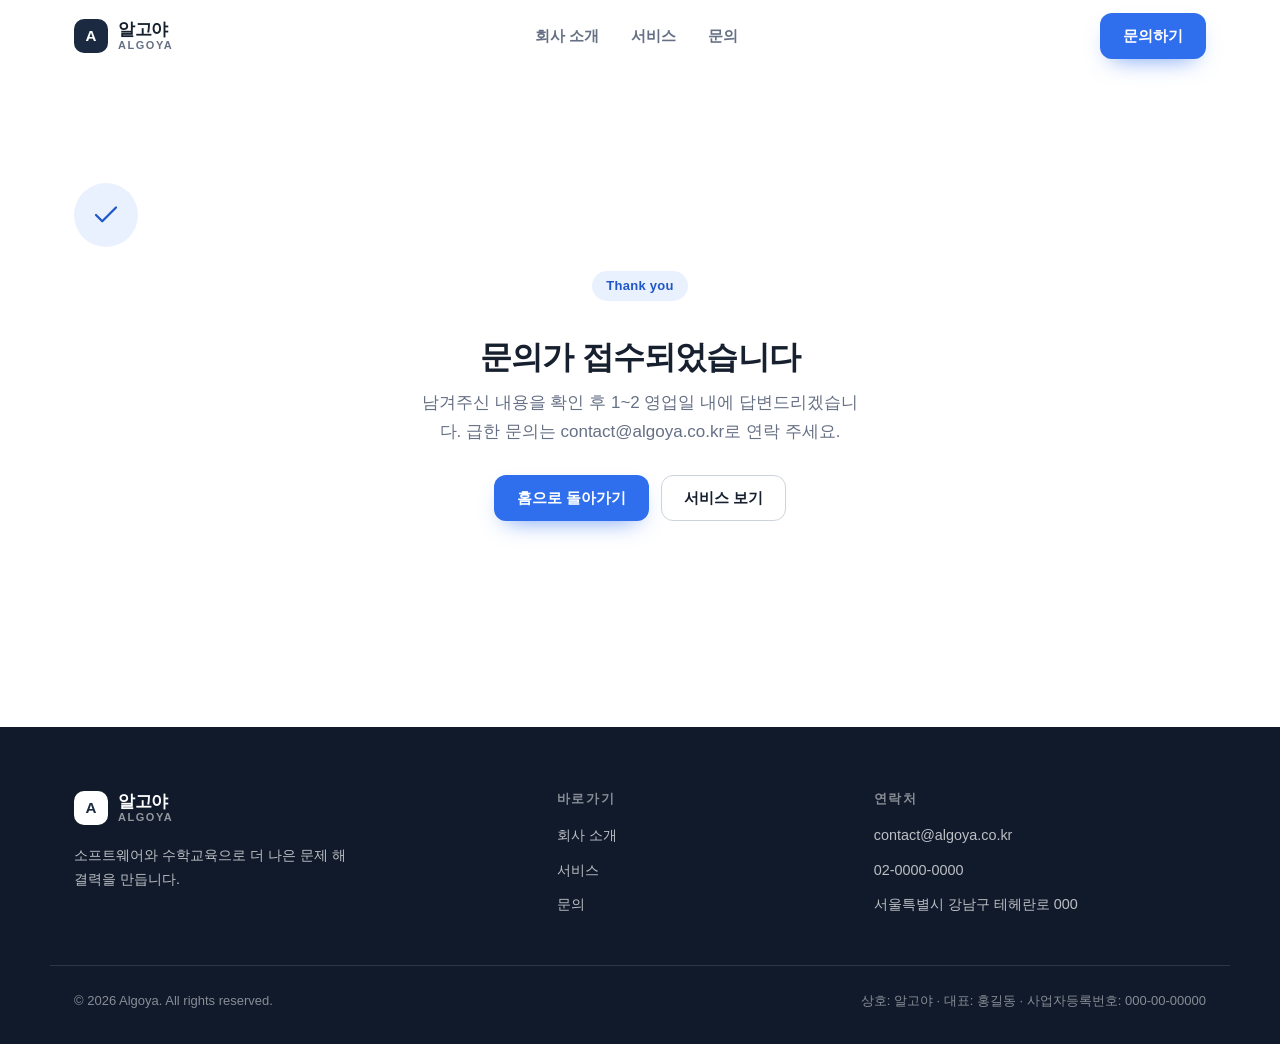
<file: thanks.html>
<!DOCTYPE html>
<html lang="ko">
<head>
  <meta charset="UTF-8">
  <meta name="viewport" content="width=device-width, initial-scale=1">
  <title>문의가 접수되었습니다 | 알고야</title>
  <meta name="description" content="알고야 문의가 정상적으로 접수되었습니다.">
  <meta name="robots" content="noindex">
  <meta name="theme-color" content="#1b2a41">
  <link rel="icon" href="assets/images/favicon.svg" type="image/svg+xml">

  <link rel="stylesheet" href="assets/css/base.css">
  <link rel="stylesheet" href="assets/css/layout.css">
  <script>document.documentElement.classList.add("js");</script>
</head>
<body>
  <a class="skip-link" href="#main">본문으로 바로가기</a>

  <header class="site-header" data-header>
    <div class="container header-inner">
      <a class="brand" href="index.html" aria-label="알고야 홈">
        <span class="brand-mark" aria-hidden="true">A</span>
        <span class="brand-text">
          <span class="brand-name">알고야</span>
          <span class="brand-sub">Algoya</span>
        </span>
      </a>

      <nav class="nav" id="site-nav" data-nav aria-label="주요 메뉴">
        <ul>
          <li><a href="about.html">회사 소개</a></li>
          <li><a href="services.html">서비스</a></li>
          <li><a href="contact.html">문의</a></li>
          <li class="nav-cta"><a class="btn btn--primary" href="contact.html">프로젝트 문의</a></li>
        </ul>
      </nav>

      <div class="header-actions">
        <a class="btn btn--primary header-cta" href="contact.html">문의하기</a>
        <button class="nav-toggle" type="button" data-nav-toggle aria-expanded="false"
          aria-controls="site-nav" aria-label="메뉴 열기">
          <span class="nav-toggle-lines" aria-hidden="true"></span>
        </button>
      </div>
    </div>
  </header>

  <main id="main">
    <section class="centered-page">
      <div class="container">
        <span class="status-icon" aria-hidden="true">
          <svg class="icon" viewBox="0 0 24 24" focusable="false">
            <path d="M20 6L9 17l-5-5"></path>
          </svg>
        </span>
        <span class="eyebrow">Thank you</span>
        <h1>문의가 접수되었습니다</h1>
        <p>남겨주신 내용을 확인 후 1~2 영업일 내에 답변드리겠습니다. 급한 문의는 contact@algoya.co.kr로 연락 주세요.</p>
        <div class="actions">
          <a class="btn btn--primary" href="index.html">홈으로 돌아가기</a>
          <a class="btn btn--ghost" href="services.html">서비스 보기</a>
        </div>
      </div>
    </section>
  </main>

  <footer class="site-footer">
    <div class="container footer-grid">
      <div class="footer-brand">
        <a class="brand" href="index.html" aria-label="알고야 홈">
          <span class="brand-mark" aria-hidden="true">A</span>
          <span class="brand-text">
            <span class="brand-name">알고야</span>
            <span class="brand-sub">Algoya</span>
          </span>
        </a>
        <p>소프트웨어와 수학교육으로 더 나은 문제 해결력을 만듭니다.</p>
      </div>

      <nav class="footer-col" aria-label="바로가기">
        <h2 class="footer-title">바로가기</h2>
        <ul>
          <li><a href="about.html">회사 소개</a></li>
          <li><a href="services.html">서비스</a></li>
          <li><a href="contact.html">문의</a></li>
        </ul>
      </nav>

      <div class="footer-col">
        <h2 class="footer-title">연락처</h2>
        <ul>
          <li><a href="mailto:contact@algoya.co.kr">contact@algoya.co.kr</a></li>
          <li><a href="tel:+820200000000">02-0000-0000</a></li>
          <li>서울특별시 강남구 테헤란로 000</li>
        </ul>
      </div>
    </div>

    <div class="container footer-bottom">
      <p>© <span data-year>2026</span> Algoya. All rights reserved.</p>
      <p>상호: 알고야 · 대표: 홍길동 · 사업자등록번호: 000-00-00000</p>
    </div>
  </footer>

  <script src="assets/js/main.js" defer></script>
</body>
</html>
</file>
<file: assets/css/base.css>
/* ==========================================================================
   base.css — 디자인 토큰 · 리셋 · 타이포그래피 · 공통 유틸리티
   --------------------------------------------------------------------------
   ※ 디자인 확정 전 사용하는 임시(Provisional) 테마입니다.
     아래 :root 변수 값만 교체하면 사이트 전체의 색상/톤을 바꿀 수 있습니다.
     (컬러, 폰트, 간격, 라운드, 그림자 모두 변수로 관리)
   ========================================================================== */

:root {
  /* Color — Provisional */
  --color-primary: #1b2a41;
  --color-primary-strong: #101a2b;
  --color-accent: #2f6fed;
  --color-accent-strong: #1f57c9;
  --color-accent-soft: #eaf1fe;
  --color-text: #17202e;
  --color-text-muted: #667085;
  --color-bg: #ffffff;
  --color-surface: #f7f8fa;
  --color-surface-strong: #eef1f6;
  --color-border: #e4e7ec;
  --color-border-strong: #cdd3dd;
  --color-inverse: #ffffff;
  --color-success: #0f9f6e;
  --color-danger: #d92d20;

  /* Typography */
  --font-sans: "Pretendard Variable", Pretendard, -apple-system, BlinkMacSystemFont,
    "Segoe UI", "Apple SD Gothic Neo", "Malgun Gothic", "Noto Sans KR", sans-serif;
  --font-mono: "SFMono-Regular", Consolas, "Liberation Mono", Menlo, monospace;

  /* Layout */
  --container-max: 1180px;
  --container-pad: 24px;
  --header-height: 72px;
  --section-space: 96px;
  --radius-sm: 10px;
  --radius-md: 16px;
  --radius-lg: 24px;
  --radius-xl: 28px;
  --radius-pill: 999px;

  /* Elevation */
  --shadow-sm: 0 1px 2px rgba(16, 24, 40, 0.05);
  --shadow-md: 0 12px 32px -12px rgba(16, 24, 40, 0.18);
  --shadow-lg: 0 28px 60px -24px rgba(16, 24, 40, 0.28);

  /* Motion */
  --ease: cubic-bezier(0.22, 0.61, 0.36, 1);
  --transition: 200ms var(--ease);
}

/* --------------------------------------------------------------------------
   Reset
   -------------------------------------------------------------------------- */
*,
*::before,
*::after {
  box-sizing: border-box;
}

html {
  -webkit-text-size-adjust: 100%;
  scroll-behavior: smooth;
}

body {
  margin: 0;
  font-family: var(--font-sans);
  font-size: 1.0625rem;
  line-height: 1.7;
  color: var(--color-text);
  background-color: var(--color-bg);
  -webkit-font-smoothing: antialiased;
  -moz-osx-font-smoothing: grayscale;
  text-rendering: optimizeLegibility;
}

h1,
h2,
h3,
h4,
h5,
h6 {
  margin: 0;
  font-weight: 700;
  line-height: 1.25;
  letter-spacing: -0.025em;
  color: var(--color-text);
}

p {
  margin: 0;
}

ul,
ol {
  margin: 0;
  padding: 0;
  list-style: none;
}

img,
svg {
  display: block;
  max-width: 100%;
}

img {
  height: auto;
}

a {
  color: inherit;
  text-decoration: none;
}

button,
input,
select,
textarea {
  font: inherit;
  color: inherit;
}

button {
  cursor: pointer;
}

[hidden] {
  display: none !important;
}

[id] {
  scroll-margin-top: calc(var(--header-height) + 24px);
}

::selection {
  background-color: var(--color-accent);
  color: #fff;
}

:focus-visible {
  outline: 2px solid var(--color-accent);
  outline-offset: 3px;
  border-radius: 4px;
}

/* --------------------------------------------------------------------------
   Layout helpers
   -------------------------------------------------------------------------- */
.container {
  width: 100%;
  max-width: var(--container-max);
  margin-inline: auto;
  padding-inline: var(--container-pad);
}

.section {
  padding-block: var(--section-space);
}

.section--tight {
  padding-block: calc(var(--section-space) * 0.6);
}

.section--surface {
  background-color: var(--color-surface);
}

.section-head {
  max-width: 640px;
  margin-bottom: 48px;
}

.section-head--center {
  margin-inline: auto;
  text-align: center;
}

.section-head h2 {
  margin-top: 16px;
  font-size: clamp(1.75rem, 2.6vw, 2.25rem);
}

.section-head p {
  margin-top: 14px;
  color: var(--color-text-muted);
}

/* --------------------------------------------------------------------------
   Typography
   -------------------------------------------------------------------------- */
.eyebrow {
  display: inline-flex;
  align-items: center;
  gap: 8px;
  padding: 6px 14px;
  border-radius: var(--radius-pill);
  background-color: var(--color-accent-soft);
  color: var(--color-accent-strong);
  font-size: 0.8125rem;
  font-weight: 700;
  letter-spacing: 0.02em;
  line-height: 1.4;
}

.lead {
  font-size: 1.125rem;
  line-height: 1.75;
  color: var(--color-text-muted);
}

.text-accent {
  color: var(--color-accent);
}

.text-muted {
  color: var(--color-text-muted);
}

/* --------------------------------------------------------------------------
   Buttons & links
   -------------------------------------------------------------------------- */
.btn {
  --btn-bg: var(--color-primary);
  --btn-color: #ffffff;
  --btn-border: transparent;

  display: inline-flex;
  align-items: center;
  justify-content: center;
  gap: 8px;
  padding: 13px 22px;
  border: 1px solid var(--btn-border);
  border-radius: 12px;
  background-color: var(--btn-bg);
  color: var(--btn-color);
  font-size: 0.95rem;
  font-weight: 600;
  line-height: 1.2;
  white-space: nowrap;
  cursor: pointer;
  transition: transform var(--transition), background-color var(--transition),
    border-color var(--transition), color var(--transition),
    box-shadow var(--transition);
}

.btn:hover {
  transform: translateY(-1px);
}

.btn:active {
  transform: translateY(0);
}

.btn--primary {
  --btn-bg: var(--color-accent);
  --btn-color: #ffffff;
  box-shadow: 0 10px 24px -12px rgba(47, 111, 237, 0.8);
}

.btn--primary:hover {
  --btn-bg: var(--color-accent-strong);
}

.btn--dark {
  --btn-bg: var(--color-primary);
  --btn-color: #ffffff;
}

.btn--dark:hover {
  --btn-bg: var(--color-primary-strong);
}

.btn--ghost {
  --btn-bg: transparent;
  --btn-color: var(--color-text);
  --btn-border: var(--color-border-strong);
}

.btn--ghost:hover {
  --btn-bg: var(--color-surface);
  --btn-border: var(--color-text-muted);
}

.btn--inverse {
  --btn-bg: #ffffff;
  --btn-color: var(--color-primary);
}

.btn--inverse:hover {
  --btn-bg: #eef1f6;
}

.btn--block {
  width: 100%;
}

.text-link {
  display: inline-flex;
  align-items: center;
  gap: 6px;
  font-size: 0.95rem;
  font-weight: 600;
  color: var(--color-accent-strong);
  transition: gap var(--transition), color var(--transition);
}

.text-link:hover {
  gap: 10px;
  color: var(--color-accent);
}

/* --------------------------------------------------------------------------
   Accessibility
   -------------------------------------------------------------------------- */
.skip-link {
  position: absolute;
  left: 16px;
  top: -80px;
  z-index: 100;
  padding: 12px 18px;
  border-radius: 0 0 12px 12px;
  background-color: var(--color-primary);
  color: #fff;
  font-weight: 600;
  transition: top var(--transition);
}

.skip-link:focus {
  top: 0;
}

.visually-hidden {
  position: absolute !important;
  width: 1px;
  height: 1px;
  margin: -1px;
  padding: 0;
  overflow: hidden;
  clip: rect(0 0 0 0);
  white-space: nowrap;
  border: 0;
}

/* --------------------------------------------------------------------------
   Icons
   -------------------------------------------------------------------------- */
.icon {
  width: 24px;
  height: 24px;
  flex: 0 0 auto;
  fill: none;
  stroke: currentColor;
  stroke-width: 1.8;
  stroke-linecap: round;
  stroke-linejoin: round;
}

/* --------------------------------------------------------------------------
   Scroll reveal (JS가 있을 때만 초기 숨김 → JS 실패 시 콘텐츠 노출)
   -------------------------------------------------------------------------- */
.js .reveal {
  opacity: 0;
  transform: translateY(18px);
  transition: opacity 0.6s var(--ease), transform 0.6s var(--ease);
  will-change: opacity, transform;
}

.js .reveal.is-visible {
  opacity: 1;
  transform: none;
}

/* --------------------------------------------------------------------------
   Responsive tokens
   -------------------------------------------------------------------------- */
@media (max-width: 768px) {
  :root {
    --section-space: 72px;
    --container-pad: 20px;
  }

  .section-head {
    margin-bottom: 36px;
  }
}

@media (max-width: 480px) {
  :root {
    --section-space: 56px;
  }
}

/* --------------------------------------------------------------------------
   Reduced motion
   -------------------------------------------------------------------------- */
@media (prefers-reduced-motion: reduce) {
  html {
    scroll-behavior: auto;
  }

  .js .reveal {
    opacity: 1;
    transform: none;
    transition: none;
  }

  .btn:hover {
    transform: none;
  }
}
</file>
<file: assets/css/layout.css>
/* ==========================================================================
   layout.css — 헤더 · 섹션 · 컴포넌트 · 페이지별 레이아웃
   ※ base.css의 디자인 토큰(var(--*))만 참조합니다.
   ========================================================================== */

/* --------------------------------------------------------------------------
   Header
   -------------------------------------------------------------------------- */
.site-header {
  position: sticky;
  top: 0;
  z-index: 50;
  background-color: rgba(255, 255, 255, 0.88);
  -webkit-backdrop-filter: saturate(180%) blur(12px);
  backdrop-filter: saturate(180%) blur(12px);
  border-bottom: 1px solid transparent;
  transition: border-color var(--transition), box-shadow var(--transition);
}

.site-header.is-scrolled {
  border-bottom-color: var(--color-border);
  box-shadow: var(--shadow-sm);
}

.header-inner {
  display: flex;
  align-items: center;
  justify-content: space-between;
  gap: 24px;
  height: var(--header-height);
}

.brand {
  display: inline-flex;
  align-items: center;
  gap: 10px;
  color: var(--color-text);
}

.brand-mark {
  display: grid;
  place-items: center;
  width: 34px;
  height: 34px;
  border-radius: 10px;
  background-color: var(--color-primary);
  color: #fff;
  font-size: 0.95rem;
  font-weight: 800;
  letter-spacing: 0;
  line-height: 1;
}

.brand-text {
  display: flex;
  flex-direction: column;
  line-height: 1.15;
}

.brand-name {
  font-size: 1.0625rem;
  font-weight: 800;
  letter-spacing: -0.02em;
}

.brand-sub {
  font-size: 0.6875rem;
  font-weight: 600;
  letter-spacing: 0.14em;
  text-transform: uppercase;
  color: var(--color-text-muted);
}

.nav ul {
  display: flex;
  align-items: center;
  gap: 32px;
}

.nav a {
  position: relative;
  display: inline-block;
  padding: 8px 0;
  font-size: 0.95rem;
  font-weight: 600;
  color: var(--color-text-muted);
  transition: color var(--transition);
}

.nav a:hover {
  color: var(--color-text);
}

.nav a[aria-current="page"] {
  color: var(--color-text);
}

.nav a[aria-current="page"]::after {
  content: "";
  position: absolute;
  left: 0;
  right: 0;
  bottom: -2px;
  height: 2px;
  border-radius: 2px;
  background-color: var(--color-accent);
}

.nav-cta {
  display: none;
}

.header-actions {
  display: flex;
  align-items: center;
  gap: 12px;
}

.nav-toggle {
  display: none;
  place-items: center;
  width: 44px;
  height: 44px;
  border: 1px solid var(--color-border);
  border-radius: 12px;
  background-color: transparent;
  color: var(--color-text);
}

.nav-toggle-lines {
  position: relative;
  display: block;
  width: 18px;
  height: 2px;
  border-radius: 2px;
  background-color: currentColor;
  transition: background-color var(--transition);
}

.nav-toggle-lines::before,
.nav-toggle-lines::after {
  content: "";
  position: absolute;
  left: 0;
  width: 18px;
  height: 2px;
  border-radius: 2px;
  background-color: currentColor;
  transition: transform var(--transition), top var(--transition);
}

.nav-toggle-lines::before {
  top: -6px;
}

.nav-toggle-lines::after {
  top: 6px;
}

.nav-toggle[aria-expanded="true"] .nav-toggle-lines {
  background-color: transparent;
}

.nav-toggle[aria-expanded="true"] .nav-toggle-lines::before {
  top: 0;
  transform: rotate(45deg);
}

.nav-toggle[aria-expanded="true"] .nav-toggle-lines::after {
  top: 0;
  transform: rotate(-45deg);
}

/* --------------------------------------------------------------------------
   Hero (메인)
   -------------------------------------------------------------------------- */
.hero {
  padding-block: 72px 88px;
}

.hero-inner {
  display: grid;
  grid-template-columns: minmax(0, 1.05fr) minmax(0, 0.95fr);
  gap: 64px;
  align-items: center;
}

.hero h1 {
  margin: 20px 0;
  font-size: clamp(2.25rem, 4.4vw, 3.5rem);
  line-height: 1.16;
  letter-spacing: -0.035em;
}

.hero .lead {
  max-width: 34rem;
}

.hero-actions {
  display: flex;
  flex-wrap: wrap;
  gap: 12px;
  margin-top: 32px;
}

.hero-note {
  margin-top: 20px;
  font-size: 0.875rem;
  color: var(--color-text-muted);
}

.hero-visual {
  position: relative;
  display: flex;
  align-items: flex-end;
  min-height: 420px;
  padding: 32px;
  overflow: hidden;
  border-radius: var(--radius-xl);
  background: linear-gradient(160deg, #1b2a41 0%, #24395c 55%, #2f6fed 145%);
  box-shadow: var(--shadow-lg);
}

.hero-visual::before {
  content: "";
  position: absolute;
  inset: 0;
  background-image: linear-gradient(rgba(255, 255, 255, 0.09) 1px, transparent 1px),
    linear-gradient(90deg, rgba(255, 255, 255, 0.09) 1px, transparent 1px);
  background-size: 40px 40px;
  -webkit-mask-image: radial-gradient(circle at 30% 20%, #000 10%, transparent 78%);
  mask-image: radial-gradient(circle at 30% 20%, #000 10%, transparent 78%);
}

.hero-visual::after {
  content: "";
  position: absolute;
  top: -80px;
  right: -60px;
  width: 260px;
  height: 260px;
  border-radius: 50%;
  background: radial-gradient(circle, rgba(47, 111, 237, 0.55), transparent 70%);
}

.visual-card {
  position: relative;
  z-index: 1;
  width: 100%;
  padding: 22px;
  border-radius: 18px;
  background-color: rgba(255, 255, 255, 0.95);
  box-shadow: var(--shadow-md);
}

.visual-label {
  font-size: 0.6875rem;
  font-weight: 700;
  letter-spacing: 0.14em;
  text-transform: uppercase;
  color: var(--color-text-muted);
}

.visual-bars {
  display: flex;
  align-items: flex-end;
  gap: 10px;
  height: 88px;
  margin: 18px 0;
}

.visual-bars span {
  flex: 1;
  border-radius: 6px 6px 3px 3px;
  background: linear-gradient(180deg, var(--color-accent), #9db9fb);
}

.visual-bars span:nth-child(1) {
  height: 34%;
}

.visual-bars span:nth-child(2) {
  height: 52%;
}

.visual-bars span:nth-child(3) {
  height: 44%;
}

.visual-bars span:nth-child(4) {
  height: 72%;
}

.visual-bars span:nth-child(5) {
  height: 61%;
}

.visual-bars span:nth-child(6) {
  height: 92%;
}

.visual-formula {
  padding: 10px 12px;
  border-radius: 10px;
  background-color: var(--color-surface);
  font-family: var(--font-mono);
  font-size: 0.95rem;
  text-align: center;
  color: var(--color-primary);
}

.visual-chip {
  position: absolute;
  z-index: 2;
  padding: 8px 14px;
  border-radius: var(--radius-pill);
  background-color: #fff;
  font-size: 0.8125rem;
  font-weight: 700;
  box-shadow: var(--shadow-md);
}

.visual-chip--one {
  top: 26px;
  right: 22px;
  color: var(--color-accent-strong);
}

.visual-chip--two {
  bottom: 30px;
  left: 18px;
  color: var(--color-primary);
}

/* --------------------------------------------------------------------------
   Trust strip
   -------------------------------------------------------------------------- */
.trust-strip {
  border-block: 1px solid var(--color-border);
  background-color: var(--color-surface);
}

.trust-list {
  display: grid;
  grid-template-columns: repeat(3, 1fr);
  gap: 32px;
  padding-block: 28px;
}

.trust-item {
  display: flex;
  align-items: flex-start;
  gap: 12px;
}

.trust-item .icon {
  color: var(--color-accent);
}

.trust-item strong {
  display: block;
  font-size: 0.95rem;
  font-weight: 700;
}

.trust-item span {
  font-size: 0.875rem;
  color: var(--color-text-muted);
}

/* --------------------------------------------------------------------------
   Cards
   -------------------------------------------------------------------------- */
.card-grid {
  display: grid;
  grid-template-columns: repeat(2, 1fr);
  gap: 24px;
}

.service-card {
  display: flex;
  flex-direction: column;
  gap: 18px;
  padding: 32px;
  border: 1px solid var(--color-border);
  border-radius: var(--radius-lg);
  background-color: var(--color-bg);
  transition: transform var(--transition), box-shadow var(--transition),
    border-color var(--transition);
}

.service-card:hover {
  transform: translateY(-4px);
  border-color: var(--color-border-strong);
  box-shadow: var(--shadow-md);
}

.service-icon,
.feature-icon {
  display: grid;
  place-items: center;
  width: 48px;
  height: 48px;
  border-radius: 14px;
  background-color: var(--color-accent-soft);
  color: var(--color-accent-strong);
}

.service-card h3 {
  font-size: 1.375rem;
}

.service-card p {
  color: var(--color-text-muted);
}

.tag-list {
  display: flex;
  flex-wrap: wrap;
  gap: 8px;
  margin-top: auto;
}

.tag {
  padding: 6px 12px;
  border-radius: var(--radius-pill);
  background-color: var(--color-surface);
  font-size: 0.8125rem;
  font-weight: 600;
  color: var(--color-text-muted);
}

/* --------------------------------------------------------------------------
   Feature grid
   -------------------------------------------------------------------------- */
.feature-grid {
  display: grid;
  grid-template-columns: repeat(3, 1fr);
  gap: 24px;
}

.feature-card {
  padding: 30px;
  border-radius: var(--radius-lg);
  background-color: var(--color-bg);
  border: 1px solid var(--color-border);
}

.feature-card h3 {
  margin: 20px 0 10px;
  font-size: 1.125rem;
}

.feature-card p {
  font-size: 0.95rem;
  color: var(--color-text-muted);
}

/* --------------------------------------------------------------------------
   Process
   -------------------------------------------------------------------------- */
.process {
  display: grid;
  grid-template-columns: repeat(4, 1fr);
  gap: 20px;
  counter-reset: step;
}

.process-step {
  position: relative;
  padding: 28px 24px;
  border-radius: var(--radius-md);
  background-color: var(--color-surface);
  counter-increment: step;
}

.process-step::before {
  content: "0" counter(step);
  display: block;
  margin-bottom: 18px;
  font-family: var(--font-mono);
  font-size: 0.8125rem;
  font-weight: 700;
  color: var(--color-accent);
}

.process-step h3 {
  margin-bottom: 8px;
  font-size: 1.0625rem;
}

.process-step p {
  font-size: 0.9rem;
  color: var(--color-text-muted);
}

/* --------------------------------------------------------------------------
   CTA
   -------------------------------------------------------------------------- */
.cta-panel {
  position: relative;
  display: flex;
  align-items: center;
  justify-content: space-between;
  gap: 32px;
  padding: clamp(28px, 5vw, 56px);
  overflow: hidden;
  border-radius: var(--radius-xl);
  background: linear-gradient(135deg, #1b2a41 0%, #24395c 100%);
  color: #fff;
}

.cta-panel::before {
  content: "";
  position: absolute;
  inset: 0;
  background-image: linear-gradient(rgba(255, 255, 255, 0.06) 1px, transparent 1px),
    linear-gradient(90deg, rgba(255, 255, 255, 0.06) 1px, transparent 1px);
  background-size: 36px 36px;
  -webkit-mask-image: linear-gradient(to right, #000, transparent 80%);
  mask-image: linear-gradient(to right, #000, transparent 80%);
}

.cta-panel > * {
  position: relative;
  z-index: 1;
}

.cta-panel h2 {
  margin-bottom: 8px;
  color: #fff;
  font-size: clamp(1.5rem, 2.6vw, 2rem);
}

.cta-panel p {
  max-width: 46ch;
  color: rgba(255, 255, 255, 0.74);
}

.cta-panel .btn {
  flex: 0 0 auto;
}

/* --------------------------------------------------------------------------
   Footer
   -------------------------------------------------------------------------- */
.site-footer {
  margin-top: var(--section-space);
  padding-block: 64px 32px;
  background-color: var(--color-primary-strong);
  color: rgba(255, 255, 255, 0.72);
}

.footer-grid {
  display: grid;
  grid-template-columns: 1.6fr 1fr 1.2fr;
  gap: 40px;
}

.footer-brand .brand {
  color: #fff;
}

.footer-brand .brand-mark {
  background-color: #fff;
  color: var(--color-primary);
}

.footer-brand .brand-sub {
  color: rgba(255, 255, 255, 0.55);
}

.footer-brand p {
  max-width: 34ch;
  margin-top: 18px;
  font-size: 0.9rem;
}

.footer-title {
  margin-bottom: 16px;
  font-size: 0.8125rem;
  font-weight: 700;
  letter-spacing: 0.12em;
  text-transform: uppercase;
  color: rgba(255, 255, 255, 0.5);
}

.footer-col ul {
  display: grid;
  gap: 10px;
  font-size: 0.9rem;
}

.footer-col a {
  transition: color var(--transition);
}

.footer-col a:hover {
  color: #fff;
}

.footer-bottom {
  display: flex;
  flex-wrap: wrap;
  justify-content: space-between;
  gap: 12px;
  margin-top: 48px;
  padding-top: 24px;
  border-top: 1px solid rgba(255, 255, 255, 0.12);
  font-size: 0.8125rem;
  color: rgba(255, 255, 255, 0.5);
}

/* --------------------------------------------------------------------------
   Page hero (서브 페이지 공통)
   -------------------------------------------------------------------------- */
.page-hero {
  padding-block: 56px 48px;
  border-bottom: 1px solid var(--color-border);
  background: linear-gradient(180deg, var(--color-surface), #fff);
}

.breadcrumb ol {
  display: flex;
  flex-wrap: wrap;
  align-items: center;
  gap: 8px;
  font-size: 0.8125rem;
  color: var(--color-text-muted);
}

.breadcrumb li + li::before {
  content: "/";
  margin-right: 8px;
  color: var(--color-border-strong);
}

.breadcrumb a {
  transition: color var(--transition);
}

.breadcrumb a:hover {
  color: var(--color-text);
}

.page-hero h1 {
  margin: 18px 0 14px;
  font-size: clamp(2rem, 3.6vw, 2.75rem);
}

.page-hero .lead {
  max-width: 54ch;
}

/* --------------------------------------------------------------------------
   About
   -------------------------------------------------------------------------- */
.split {
  display: grid;
  grid-template-columns: minmax(0, 0.9fr) minmax(0, 1.1fr);
  gap: 64px;
  align-items: start;
}

.split h2 {
  font-size: clamp(1.75rem, 2.6vw, 2.25rem);
}

.split .lead {
  margin-top: 14px;
}

.split-body p + p {
  margin-top: 16px;
}

.split-body p {
  color: var(--color-text-muted);
}

.value-grid {
  display: grid;
  grid-template-columns: repeat(3, 1fr);
  gap: 24px;
}

.value-card {
  padding: 30px;
  border-radius: var(--radius-lg);
  background-color: var(--color-bg);
  border: 1px solid var(--color-border);
}

.value-card h3 {
  margin: 18px 0 10px;
  font-size: 1.125rem;
}

.value-card p {
  font-size: 0.95rem;
  color: var(--color-text-muted);
}

.timeline {
  position: relative;
  display: grid;
  gap: 32px;
  padding-left: 28px;
  border-left: 1px solid var(--color-border);
}

.timeline-item {
  position: relative;
}

.timeline-item::before {
  content: "";
  position: absolute;
  left: -34px;
  top: 8px;
  width: 11px;
  height: 11px;
  border-radius: 50%;
  background-color: var(--color-accent);
  box-shadow: 0 0 0 4px var(--color-accent-soft);
}

.timeline-year {
  display: block;
  font-family: var(--font-mono);
  font-size: 0.8125rem;
  font-weight: 700;
  color: var(--color-accent-strong);
}

.timeline-item h3 {
  margin: 6px 0 4px;
  font-size: 1.0625rem;
}

.timeline-item p {
  font-size: 0.95rem;
  color: var(--color-text-muted);
}

/* --------------------------------------------------------------------------
   Services
   -------------------------------------------------------------------------- */
.track {
  display: grid;
  grid-template-columns: minmax(0, 0.8fr) minmax(0, 1.2fr);
  gap: 48px;
  padding: 40px;
  border: 1px solid var(--color-border);
  border-radius: var(--radius-xl);
  background-color: var(--color-bg);
}

.track + .track {
  margin-top: 24px;
}

.track h2 {
  margin: 16px 0 14px;
  font-size: clamp(1.5rem, 2.4vw, 2rem);
}

.track p {
  color: var(--color-text-muted);
}

.track .btn {
  margin-top: 24px;
}

.check-list {
  display: grid;
  gap: 14px;
}

.check-list li {
  position: relative;
  padding-left: 30px;
  font-size: 0.95rem;
  color: var(--color-text-muted);
}

.check-list li::before {
  content: "✓";
  position: absolute;
  left: 0;
  top: 0;
  display: grid;
  place-items: center;
  width: 20px;
  height: 20px;
  margin-top: 2px;
  border-radius: 50%;
  background-color: var(--color-accent-soft);
  color: var(--color-accent-strong);
  font-size: 0.75rem;
  font-weight: 700;
}

.check-list strong {
  color: var(--color-text);
}

/* FAQ */
.faq {
  max-width: 800px;
  margin-inline: auto;
  border-top: 1px solid var(--color-border);
}

.faq-item {
  border-bottom: 1px solid var(--color-border);
}

.faq-item summary {
  display: flex;
  align-items: center;
  justify-content: space-between;
  gap: 16px;
  padding: 22px 0;
  font-size: 1.0625rem;
  font-weight: 600;
  cursor: pointer;
  list-style: none;
}

.faq-item summary::-webkit-details-marker {
  display: none;
}

.faq-item summary::after {
  content: "+";
  flex: 0 0 auto;
  font-size: 1.25rem;
  font-weight: 400;
  color: var(--color-text-muted);
  transition: transform var(--transition);
}

.faq-item[open] summary::after {
  content: "−";
}

.faq-answer {
  padding-bottom: 22px;
  max-width: 68ch;
  color: var(--color-text-muted);
}

/* --------------------------------------------------------------------------
   Contact
   -------------------------------------------------------------------------- */
.contact-layout {
  display: grid;
  grid-template-columns: minmax(0, 1.25fr) minmax(0, 0.75fr);
  gap: 40px;
  align-items: start;
}

.form-card {
  padding: clamp(24px, 4vw, 40px);
  border: 1px solid var(--color-border);
  border-radius: var(--radius-xl);
  background-color: var(--color-bg);
}

.form-card h2 {
  font-size: 1.375rem;
}

.form-card > p {
  margin-top: 8px;
  font-size: 0.9rem;
  color: var(--color-text-muted);
}

.contact-form {
  margin-top: 28px;
}

.form-grid {
  display: grid;
  grid-template-columns: repeat(2, 1fr);
  gap: 20px;
}

.field {
  display: flex;
  flex-direction: column;
  gap: 8px;
}

.field--full {
  grid-column: 1 / -1;
}

.field label {
  font-size: 0.9rem;
  font-weight: 600;
}

.field .required {
  margin-left: 2px;
  color: var(--color-danger);
}

.field input,
.field select,
.field textarea {
  width: 100%;
  padding: 12px 14px;
  border: 1px solid var(--color-border-strong);
  border-radius: var(--radius-sm);
  background-color: #fff;
  transition: border-color var(--transition), box-shadow var(--transition);
}

.field textarea {
  min-height: 160px;
  resize: vertical;
}

.field input:focus,
.field select:focus,
.field textarea:focus {
  outline: none;
  border-color: var(--color-accent);
  box-shadow: 0 0 0 4px rgba(47, 111, 237, 0.12);
}

.field input::placeholder,
.field textarea::placeholder {
  color: #98a2b3;
}

.checkbox {
  display: flex;
  align-items: flex-start;
  gap: 10px;
  font-size: 0.9rem;
  color: var(--color-text-muted);
}

.checkbox input[type="checkbox"] {
  flex: 0 0 auto;
  width: 18px;
  height: 18px;
  margin-top: 3px;
  accent-color: var(--color-accent);
}

.form-footer {
  display: flex;
  flex-wrap: wrap;
  align-items: center;
  gap: 16px;
  margin-top: 24px;
}

.form-note {
  font-size: 0.8125rem;
  color: var(--color-text-muted);
}

.hidden-honeypot {
  position: absolute;
  left: -9999px;
  width: 1px;
  height: 1px;
  overflow: hidden;
}

.contact-panel {
  padding: 32px;
  border-radius: var(--radius-xl);
  background-color: var(--color-primary);
  color: rgba(255, 255, 255, 0.78);
}

.contact-panel h2 {
  color: #fff;
  font-size: 1.25rem;
}

.contact-panel > p {
  margin-top: 10px;
  font-size: 0.9rem;
}

.contact-list {
  display: grid;
  gap: 22px;
  margin-top: 28px;
}

.contact-list dt {
  margin-bottom: 4px;
  font-size: 0.75rem;
  font-weight: 700;
  letter-spacing: 0.1em;
  text-transform: uppercase;
  color: rgba(255, 255, 255, 0.5);
}

.contact-list dd {
  margin: 0;
  font-size: 0.95rem;
  color: #fff;
}

.contact-list a {
  border-bottom: 1px solid rgba(255, 255, 255, 0.28);
  transition: border-color var(--transition);
}

.contact-list a:hover {
  border-bottom-color: #fff;
}

.contact-panel .btn {
  margin-top: 32px;
}

/* --------------------------------------------------------------------------
   Error / Thanks
   -------------------------------------------------------------------------- */
.centered-page {
  display: grid;
  place-items: center;
  min-height: 62vh;
  padding-block: 72px;
  text-align: center;
}

.centered-page .eyebrow {
  margin-bottom: 20px;
}

.status-code {
  font-family: var(--font-mono);
  font-size: clamp(4rem, 14vw, 7rem);
  font-weight: 700;
  line-height: 1;
  color: var(--color-accent);
}

.centered-page h1 {
  margin: 16px 0 12px;
  font-size: clamp(1.5rem, 3vw, 2rem);
}

.centered-page p {
  max-width: 48ch;
  margin-inline: auto;
  color: var(--color-text-muted);
}

.centered-page .actions {
  display: flex;
  flex-wrap: wrap;
  justify-content: center;
  gap: 12px;
  margin-top: 28px;
}

.status-icon {
  display: grid;
  place-items: center;
  width: 64px;
  height: 64px;
  margin-bottom: 24px;
  border-radius: 50%;
  background-color: var(--color-accent-soft);
  color: var(--color-accent-strong);
}

.status-icon .icon {
  width: 30px;
  height: 30px;
}

/* --------------------------------------------------------------------------
   Responsive
   -------------------------------------------------------------------------- */
@media (max-width: 1024px) {
  .hero-inner {
    gap: 40px;
  }

  .process {
    grid-template-columns: repeat(2, 1fr);
  }

  .track {
    grid-template-columns: 1fr;
    gap: 28px;
    padding: 32px;
  }

  .split {
    gap: 40px;
  }
}

@media (max-width: 860px) {
  .nav {
    position: fixed;
    top: var(--header-height);
    left: 0;
    right: 0;
    display: none;
    padding: 12px var(--container-pad) 24px;
    border-bottom: 1px solid var(--color-border);
    background-color: #fff;
    box-shadow: var(--shadow-md);
  }

  .nav.is-open {
    display: block;
  }

  .nav ul {
    flex-direction: column;
    align-items: stretch;
    gap: 4px;
  }

  .nav a {
    display: block;
    padding: 14px 10px;
    border-radius: var(--radius-sm);
    font-size: 1.05rem;
  }

  .nav a[aria-current="page"] {
    background-color: var(--color-surface);
  }

  .nav a[aria-current="page"]::after {
    display: none;
  }

  .nav-cta {
    display: block;
    margin-top: 12px;
  }

  .nav-cta .btn {
    width: 100%;
  }

  .nav-toggle {
    display: inline-grid;
  }

  .hero {
    padding-block: 48px 64px;
  }

  .hero-inner {
    grid-template-columns: 1fr;
  }

  .hero-visual {
    min-height: 340px;
    margin-top: 8px;
  }

  .card-grid,
  .feature-grid,
  .value-grid {
    grid-template-columns: 1fr;
  }

  .split {
    grid-template-columns: 1fr;
  }

  .contact-layout {
    grid-template-columns: 1fr;
  }

  .cta-panel {
    flex-direction: column;
    align-items: flex-start;
  }

  .footer-grid {
    grid-template-columns: 1fr 1fr;
  }

  .footer-brand {
    grid-column: 1 / -1;
  }

  body.nav-open {
    overflow: hidden;
  }
}

@media (max-width: 640px) {
  .header-cta {
    display: none;
  }

  .trust-list {
    grid-template-columns: 1fr;
    gap: 20px;
  }

  .form-grid {
    grid-template-columns: 1fr;
  }

  .hero-visual {
    padding: 22px;
    min-height: 300px;
  }

  .visual-chip--one {
    top: 16px;
    right: 14px;
  }

  .visual-chip--two {
    bottom: 18px;
    left: 12px;
  }
}

@media (max-width: 480px) {
  .process {
    grid-template-columns: 1fr;
  }

  .service-card,
  .feature-card,
  .value-card,
  .track {
    padding: 24px;
  }

  .footer-grid {
    grid-template-columns: 1fr;
  }

  .footer-bottom {
    flex-direction: column;
  }

  .hero-actions .btn {
    width: 100%;
  }

  .form-footer .btn {
    width: 100%;
  }
}
</file>
